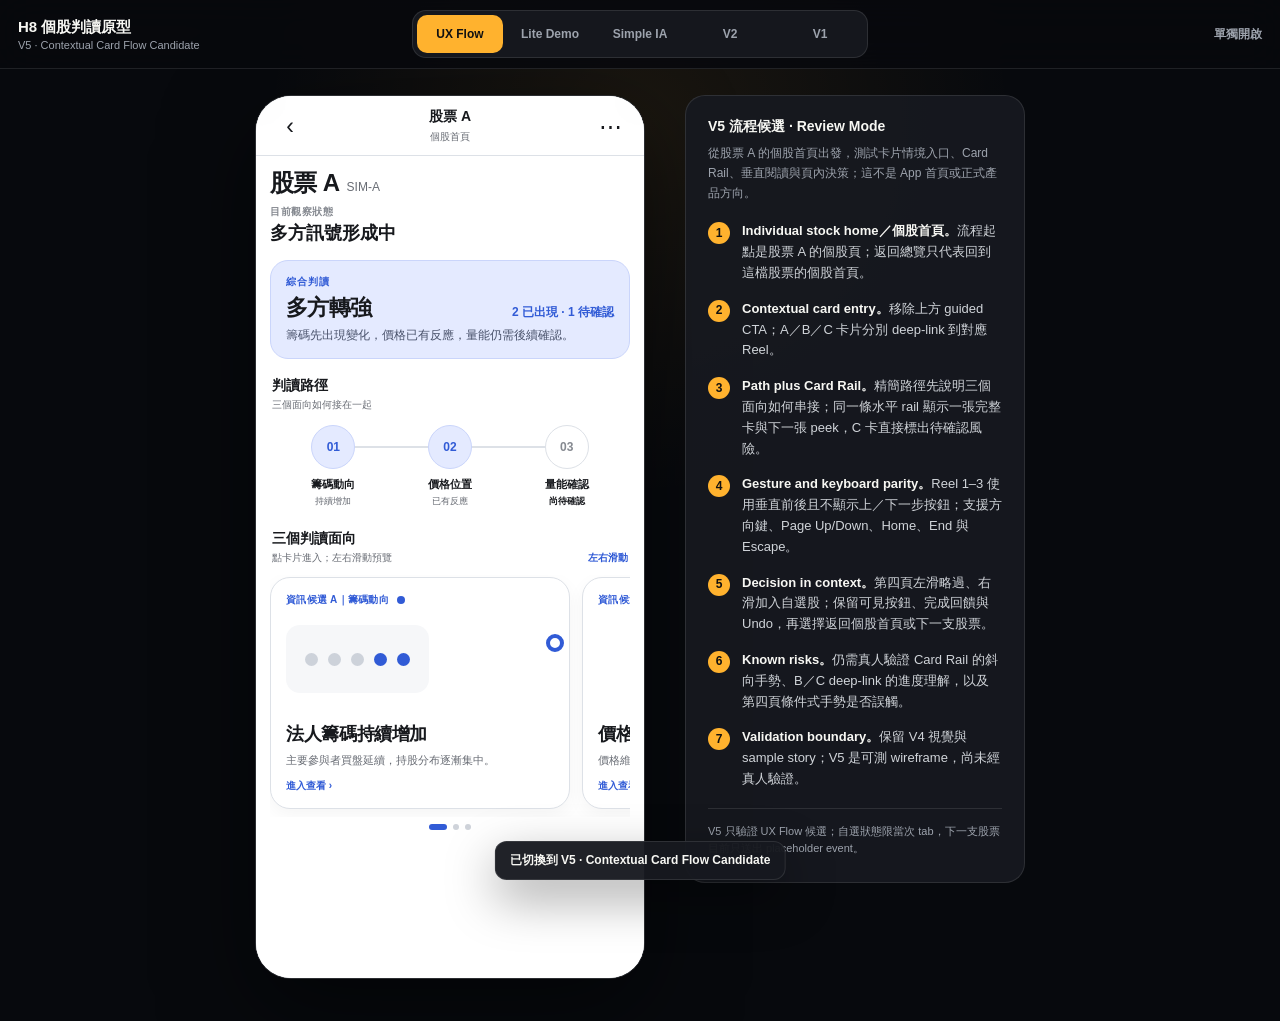
<file: index.html>
<!doctype html>
<html lang="zh-Hant">
<head>
  <meta charset="utf-8">
  <meta name="viewport" content="width=device-width, initial-scale=1, viewport-fit=cover">
  <meta name="color-scheme" content="dark">
  <title>H8 圖像型個股頁｜互動 Prototype</title>
  <link rel="icon" href="favicon.svg" type="image/svg+xml">
  <link rel="stylesheet" href="prototype-host.css">
</head>
<body>
  <main class="prototype-host">
    <header class="prototype-toolbar">
      <div class="prototype-title">
        <strong>H8 個股判讀原型</strong>
        <span id="versionMapping">V5 · Contextual Card Flow Candidate</span>
      </div>

      <nav class="version-switch" aria-label="切換設計版本">
        <button type="button" data-version="v5" aria-pressed="true">UX Flow</button>
        <button type="button" data-version="v4" aria-pressed="false">Lite Demo</button>
        <button type="button" data-version="v3" aria-pressed="false">Simple IA</button>
        <button type="button" data-version="v2" aria-pressed="false">V2</button>
        <button type="button" data-version="v1" aria-pressed="false">V1</button>
      </nav>

      <a class="direct-link" id="directLink" href="versions/version-neutral-light-v5.html" target="_blank" rel="noreferrer">
        單獨開啟
      </a>
    </header>

    <section class="prototype-stage" aria-label="H8 Prototype 預覽">
      <div class="stage-inner">
        <div class="phone-frame">
          <iframe
            id="prototypeFrame"
            src="versions/version-neutral-light-v5.html"
            title="H8 Contextual Card Flow Candidate"
            loading="eager"
          ></iframe>
        </div>

        <aside class="annotations" aria-label="設計註解（僅桌機檢視）">
          <div class="anno-head" id="annotationTitle">設計註解 · 桌機檢視</div>
          <p class="anno-sub" id="annotationSummary">這些說明只在電腦寬螢幕出現；手機開啟時看不到，維持乾淨的 App 體驗。</p>
          <ol class="anno-list" id="annotationList"></ol>
          <p class="anno-foot" id="annotationFoot"></p>
        </aside>
      </div>
    </section>

    <div class="host-toast" id="hostToast" role="status" aria-live="polite"></div>
  </main>
  <script src="prototype-host.js"></script>
</body>
</html>
</file>
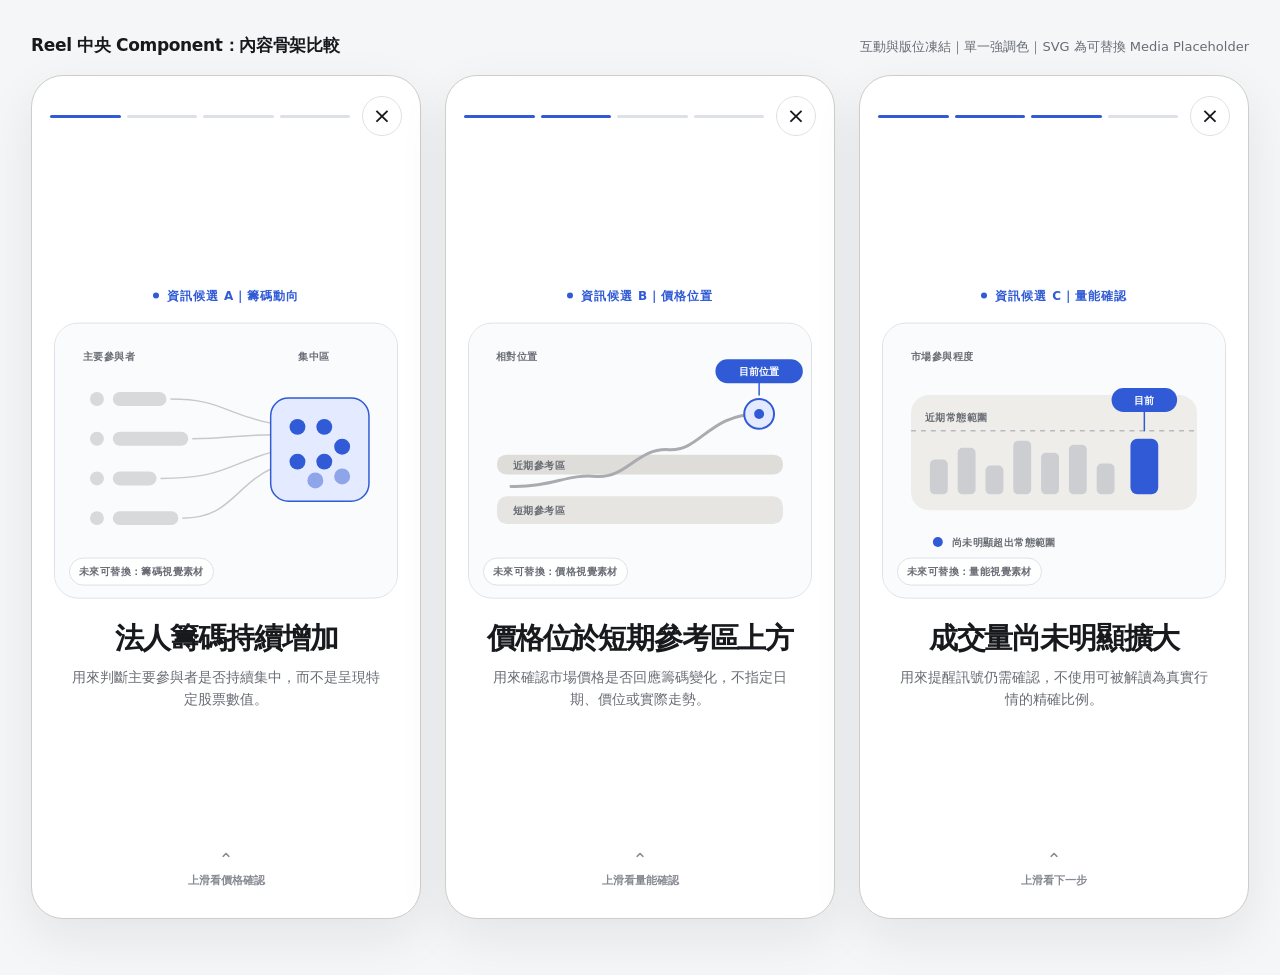
<file: versions/context-component-demo.html>
<!doctype html>
<html lang="zh-Hant">
<head>
  <meta charset="utf-8">
  <meta name="viewport" content="width=device-width, initial-scale=1">
  <link rel="icon" href="../favicon.svg" type="image/svg+xml">
  <title>Reel Content Component Demo</title>
  <style>
    :root {
      --paper: #f4f6f8;
      --surface: #ffffff;
      --ink: #17191d;
      --muted: #686c74;
      --line: #dde1e7;
      --soft: #f0f2f5;
      --accent: #315bd6;
      --accent-soft: #e4eaff;
    }

    * { box-sizing: border-box; }

    html { background: var(--paper); }

    body {
      margin: 0;
      min-width: 320px;
      color: var(--ink);
      background: var(--paper);
      font-family: Inter, ui-sans-serif, system-ui, -apple-system, BlinkMacSystemFont, "SF Pro Display", "Noto Sans TC", sans-serif;
      -webkit-font-smoothing: antialiased;
    }

    .review-note {
      width: min(1218px, calc(100% - 40px));
      margin: 34px auto 18px;
      display: flex;
      align-items: baseline;
      justify-content: space-between;
      gap: 24px;
    }

    .review-note h1 {
      margin: 0;
      font-size: 17px;
      letter-spacing: -.02em;
    }

    .review-note p {
      margin: 0;
      color: var(--muted);
      font-size: 13px;
    }

    .comparison {
      width: min(1218px, calc(100% - 40px));
      margin: 0 auto 56px;
      display: grid;
      grid-template-columns: repeat(3, minmax(0, 390px));
      justify-content: center;
      gap: 24px;
    }

    .phone {
      position: relative;
      width: 100%;
      aspect-ratio: 390 / 844;
      overflow: hidden;
      border: 1px solid #cecdc8;
      border-radius: 32px;
      background: var(--surface);
      box-shadow: 0 18px 50px rgba(25, 27, 31, .08);
    }

    .reel-top {
      position: absolute;
      z-index: 3;
      top: 20px;
      left: 18px;
      right: 18px;
      display: flex;
      align-items: center;
      gap: 12px;
    }

    .segments {
      flex: 1;
      display: grid;
      grid-template-columns: repeat(4, 1fr);
      gap: 6px;
    }

    .segment {
      height: 3px;
      border-radius: 999px;
      background: var(--line);
    }

    .segment.is-on { background: var(--accent); }

    .close {
      width: 40px;
      height: 40px;
      display: grid;
      place-items: center;
      border: 1px solid var(--line);
      border-radius: 50%;
      background: rgba(255, 255, 255, .92);
      font-size: 22px;
      font-weight: 300;
      line-height: 1;
    }

    .content-component {
      position: absolute;
      left: 22px;
      right: 22px;
      top: 50%;
      transform: translateY(-50%);
      text-align: center;
    }

    .candidate {
      display: inline-flex;
      align-items: center;
      gap: 8px;
      margin-bottom: 18px;
      color: var(--accent);
      font-size: 12px;
      font-weight: 800;
      letter-spacing: .08em;
    }

    .candidate::before {
      content: "";
      width: 6px;
      height: 6px;
      border-radius: 50%;
      background: currentColor;
    }

    .media-slot {
      position: relative;
      height: 276px;
      overflow: hidden;
      border: 1px solid var(--line);
      border-radius: 24px;
      background: #fafbfc;
    }

    .media-slot svg {
      display: block;
      width: 100%;
      height: 100%;
    }

    .slot-label {
      position: absolute;
      left: 14px;
      bottom: 12px;
      padding: 6px 9px;
      border: 1px solid var(--line);
      border-radius: 999px;
      color: var(--muted);
      background: rgba(255, 255, 255, .9);
      font-size: 10px;
      font-weight: 700;
      letter-spacing: .04em;
    }

    h2 {
      margin: 22px 0 0;
      font-size: clamp(24px, 6.7vw, 29px);
      line-height: 1.24;
      letter-spacing: -.04em;
    }

    .explanation {
      max-width: 320px;
      margin: 11px auto 0;
      color: var(--muted);
      font-size: 14px;
      line-height: 1.55;
    }

    .next-hint {
      position: absolute;
      left: 0;
      right: 0;
      bottom: 30px;
      display: grid;
      justify-items: center;
      gap: 4px;
      color: #858990;
      font-size: 11px;
      font-weight: 700;
    }

    .next-hint span:first-child {
      font-size: 18px;
      font-weight: 400;
      line-height: 1;
    }

    .diagram-label {
      fill: var(--muted);
      font-family: inherit;
      font-size: 10px;
      font-weight: 700;
      letter-spacing: .04em;
    }

    @media (max-width: 920px) {
      .review-note {
        width: min(390px, calc(100% - 28px));
        align-items: flex-start;
        flex-direction: column;
        gap: 4px;
      }

      .comparison {
        width: min(390px, calc(100% - 28px));
        grid-template-columns: 1fr;
      }
    }

    @media (max-width: 430px) {
      .review-note { margin-top: 20px; }
      .comparison { gap: 16px; }
      .phone { border-radius: 24px; }
    }
  </style>
</head>
<body>
  <header class="review-note">
    <h1>Reel 中央 Component：內容骨架比較</h1>
    <p>互動與版位凍結｜單一強調色｜SVG 為可替換 Media Placeholder</p>
  </header>

  <main class="comparison">
    <article class="phone" aria-labelledby="signal-a-title">
      <div class="reel-top" aria-hidden="true">
        <div class="segments"><span class="segment is-on"></span><span class="segment"></span><span class="segment"></span><span class="segment"></span></div>
        <span class="close">×</span>
      </div>

      <section class="content-component">
        <div class="candidate">資訊候選 A｜籌碼動向</div>
        <div class="media-slot" role="img" aria-label="主要參與者由分散轉為集中的抽象資料骨架">
          <svg viewBox="0 0 344 276" aria-hidden="true">
            <rect width="344" height="276" fill="#fafbfc"/>
            <text class="diagram-label" x="28" y="37">主要參與者</text>
            <text class="diagram-label" x="245" y="37">集中區</text>

            <g fill="#d8d9db">
              <circle cx="42" cy="76" r="7"/><circle cx="42" cy="116" r="7"/><circle cx="42" cy="156" r="7"/><circle cx="42" cy="196" r="7"/>
              <rect x="58" y="69" width="54" height="14" rx="7"/><rect x="58" y="109" width="76" height="14" rx="7"/>
              <rect x="58" y="149" width="44" height="14" rx="7"/><rect x="58" y="189" width="66" height="14" rx="7"/>
            </g>

            <g fill="none" stroke="#c8c9cc" stroke-width="1.5">
              <path d="M116 76 C168 76 169 91 220 101"/><path d="M138 116 C177 116 179 112 220 112"/>
              <path d="M106 156 C170 156 172 142 220 129"/><path d="M128 196 C177 196 179 164 220 145"/>
            </g>

            <rect x="217" y="75" width="99" height="104" rx="18" fill="#e4eaff" stroke="#315bd6" stroke-width="1.5"/>
            <g fill="#315bd6">
              <circle cx="244" cy="104" r="8"/><circle cx="271" cy="104" r="8"/><circle cx="289" cy="124" r="8"/>
              <circle cx="244" cy="139" r="8"/><circle cx="271" cy="139" r="8"/>
            </g>
            <g fill="#8ea5ea">
              <circle cx="289" cy="154" r="8"/><circle cx="262" cy="158" r="8"/>
            </g>
          </svg>
          <span class="slot-label">未來可替換：籌碼視覺素材</span>
        </div>
        <h2 id="signal-a-title">法人籌碼持續增加</h2>
        <p class="explanation">用來判斷主要參與者是否持續集中，而不是呈現特定股票數值。</p>
      </section>

      <div class="next-hint" aria-hidden="true"><span>⌃</span><span>上滑看價格確認</span></div>
    </article>

    <article class="phone" aria-labelledby="signal-b-title">
      <div class="reel-top" aria-hidden="true">
        <div class="segments"><span class="segment is-on"></span><span class="segment is-on"></span><span class="segment"></span><span class="segment"></span></div>
        <span class="close">×</span>
      </div>

      <section class="content-component">
        <div class="candidate">資訊候選 B｜價格位置</div>
        <div class="media-slot" role="img" aria-label="目前價格位置高於兩段短期參考區的抽象資料骨架">
          <svg viewBox="0 0 344 276" aria-hidden="true">
            <rect width="344" height="276" fill="#fafbfc"/>
            <text class="diagram-label" x="27" y="37">相對位置</text>

            <rect x="28" y="174" width="288" height="28" rx="10" fill="#e6e5e1"/>
            <rect x="28" y="132" width="288" height="20" rx="9" fill="#deddd9"/>
            <text class="diagram-label" x="44" y="192">短期參考區</text>
            <text class="diagram-label" x="44" y="146">近期參考區</text>

            <path d="M42 164 C83 165 99 151 128 154 C159 156 169 125 201 127 C233 129 241 91 292 91" fill="none" stroke="#a9abb0" stroke-width="3" stroke-linecap="round" stroke-linejoin="round"/>
            <circle cx="292" cy="91" r="15" fill="#e4eaff" stroke="#315bd6" stroke-width="2"/>
            <circle cx="292" cy="91" r="5" fill="#315bd6"/>
            <path d="M292 72 V58" stroke="#315bd6" stroke-width="1.5" stroke-linecap="round"/>
            <rect x="248" y="36" width="88" height="24" rx="12" fill="#315bd6"/>
            <text x="292" y="52" text-anchor="middle" fill="#fff" font-size="10" font-weight="800">目前位置</text>
          </svg>
          <span class="slot-label">未來可替換：價格視覺素材</span>
        </div>
        <h2 id="signal-b-title">價格位於短期參考區上方</h2>
        <p class="explanation">用來確認市場價格是否回應籌碼變化，不指定日期、價位或實際走勢。</p>
      </section>

      <div class="next-hint" aria-hidden="true"><span>⌃</span><span>上滑看量能確認</span></div>
    </article>

    <article class="phone" aria-labelledby="signal-c-title">
      <div class="reel-top" aria-hidden="true">
        <div class="segments"><span class="segment is-on"></span><span class="segment is-on"></span><span class="segment is-on"></span><span class="segment"></span></div>
        <span class="close">×</span>
      </div>

      <section class="content-component">
        <div class="candidate">資訊候選 C｜量能確認</div>
        <div class="media-slot" role="img" aria-label="目前市場參與程度尚未超出近期常態範圍的抽象資料骨架">
          <svg viewBox="0 0 344 276" aria-hidden="true">
            <rect width="344" height="276" fill="#fafbfc"/>
            <text class="diagram-label" x="28" y="37">市場參與程度</text>

            <rect x="28" y="72" width="288" height="116" rx="18" fill="#eeede9"/>
            <path d="M28 108 H316" stroke="#b8bac0" stroke-width="1.5" stroke-dasharray="5 5"/>
            <text class="diagram-label" x="42" y="98">近期常態範圍</text>

            <g fill="#ccced2">
              <rect x="47" y="137" width="18" height="35" rx="5"/><rect x="75" y="125" width="18" height="47" rx="5"/>
              <rect x="103" y="143" width="18" height="29" rx="5"/><rect x="131" y="118" width="18" height="54" rx="5"/>
              <rect x="159" y="130" width="18" height="42" rx="5"/><rect x="187" y="122" width="18" height="50" rx="5"/>
              <rect x="215" y="141" width="18" height="31" rx="5"/>
            </g>
            <rect x="249" y="116" width="28" height="56" rx="7" fill="#315bd6"/>
            <path d="M263 108 V88" stroke="#315bd6" stroke-width="1.5" stroke-linecap="round"/>
            <rect x="230" y="65" width="66" height="24" rx="12" fill="#315bd6"/>
            <text x="263" y="81" text-anchor="middle" fill="#fff" font-size="10" font-weight="800">目前</text>

            <circle cx="55" cy="220" r="5" fill="#315bd6"/>
            <text class="diagram-label" x="69" y="224">尚未明顯超出常態範圍</text>
          </svg>
          <span class="slot-label">未來可替換：量能視覺素材</span>
        </div>
        <h2 id="signal-c-title">成交量尚未明顯擴大</h2>
        <p class="explanation">用來提醒訊號仍需確認，不使用可被解讀為真實行情的精確比例。</p>
      </section>

      <div class="next-hint" aria-hidden="true"><span>⌃</span><span>上滑看下一步</span></div>
    </article>
  </main>
</body>
</html>
</file>
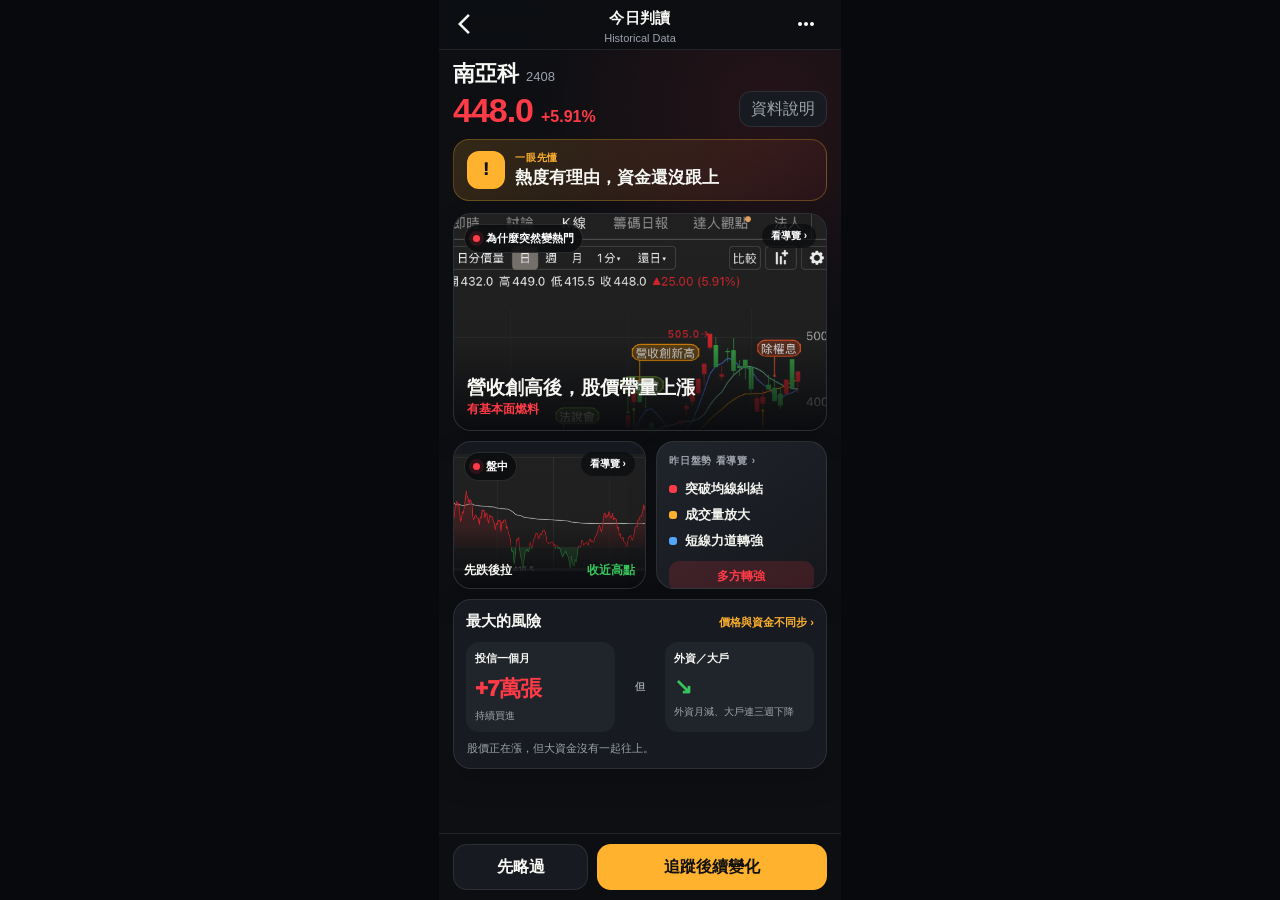
<file: versions/version-1.2.html>
<!DOCTYPE html>

<html lang="zh-Hant" style="height: auto !important; overflow: visible !important;"><head><link rel="icon" href="../favicon.svg" type="image/svg+xml"><link href="https://fonts.googleapis.com/css2?family=Material+Symbols+Outlined:wght,FILL@100..700,0..1&amp;display=swap" rel="stylesheet"/>
<meta charset="utf-8"/>
<meta content="width=device-width, initial-scale=1, viewport-fit=cover" name="viewport"/>
<meta content="dark" name="color-scheme"/>
<title>H8-圖像型個股頁-baseline</title>
<style>
    :root {
      --bg: #0d0f13;
      --surface: #171a20;
      --surface-2: #20242b;
      --line: rgba(255,255,255,.09);
      --text: #f7f7f3;
      --muted: #9da3ad;
      --red: #ff3b47;
      --red-soft: rgba(255,59,71,.16);
      --green: #35c55b;
      --green-soft: rgba(53,197,91,.14);
      --amber: #ffb22e;
      --blue: #52a8ff;
      --ease-out: cubic-bezier(.23,1,.32,1);
    }

    * { box-sizing: border-box; }
    html, body { margin: 0; min-height: 100%; background: #08090c; }
    body {
      color: var(--text);
      font-family: -apple-system, BlinkMacSystemFont, "PingFang TC", "Noto Sans TC", sans-serif;
      display: grid;
      place-items: start center;
    }
    button { font: inherit; }
    button:focus-visible { outline: 3px solid rgba(82,168,255,.55); outline-offset: 2px; }

    .app {
      width: min(100%, 402px);
      min-height: 100dvh;
      position: relative;
      overflow: hidden;
      background:
        radial-gradient(circle at 82% 12%, rgba(255,59,71,.10), transparent 28%),
        var(--bg);
    }

    .topbar {
      height: 50px;
      padding: max(8px, env(safe-area-inset-top)) 12px 6px;
      display: grid;
      grid-template-columns: 42px 1fr 42px;
      align-items: center;
      border-bottom: 1px solid var(--line);
      background: rgba(13,15,19,.92);
      backdrop-filter: blur(18px);
    }
    .icon-btn {
      width: 38px;
      height: 38px;
      border: 0;
      border-radius: 12px;
      color: var(--text);
      background: transparent;
      font-size: 24px;
      cursor: pointer;
      transition: transform 140ms var(--ease-out), background-color 160ms ease;
    }
    .icon-btn:active, .source-btn:active, .track-btn:active { transform: scale(.97); }
    .top-title { text-align: center; }
    .top-title strong { display: block; font-size: 15px; letter-spacing: .02em; }
    .top-title span { color: var(--muted); font-size: 11px; }

    main { padding: 13px 14px 92px; }
    .stock-head { display: flex; align-items: flex-end; justify-content: space-between; gap: 10px; }
    .stock-id { display: flex; align-items: baseline; gap: 7px; }
    .stock-id h1 { margin: 0; font-size: 22px; line-height: 1; }
    .stock-id span { color: var(--muted); font-size: 13px; }
    .price { margin-top: 8px; display: flex; align-items: baseline; gap: 8px; color: var(--red); }
    .price strong { font-size: 34px; line-height: 1; letter-spacing: -.03em; }
    .price span { font-size: 16px; font-weight: 800; }
    .source-btn {
      min-height: 36px;
      padding: 0 11px;
      border: 1px solid var(--line);
      border-radius: 12px;
      color: var(--muted);
      background: var(--surface);
      cursor: pointer;
      transition: transform 140ms var(--ease-out), border-color 160ms ease, color 160ms ease;
    }

    .verdict {
      margin: 12px 0;
      padding: 11px 13px;
      display: flex;
      align-items: center;
      gap: 10px;
      border: 1px solid rgba(255,178,46,.28);
      border-radius: 16px;
      background: linear-gradient(135deg, rgba(255,178,46,.16), rgba(255,59,71,.07));
    }
    .verdict-mark {
      flex: 0 0 auto;
      width: 38px;
      height: 38px;
      display: grid;
      place-items: center;
      border-radius: 12px;
      color: #111;
      background: var(--amber);
      font-weight: 950;
    }
    .verdict small { display: block; margin-bottom: 2px; color: var(--amber); font-size: 10px; font-weight: 850; letter-spacing: .08em; }
    .verdict strong { display: block; font-size: 17px; line-height: 1.25; }

    .visual-card {
      position: relative;
      overflow: hidden;
      border: 1px solid var(--line);
      border-radius: 18px;
      background: var(--surface);
      box-shadow: 0 12px 30px rgba(0,0,0,.16);
    }
    .visual-label {
      position: absolute;
      z-index: 2;
      top: 10px;
      left: 10px;
      display: inline-flex;
      align-items: center;
      gap: 6px;
      padding: 6px 8px;
      border: 1px solid rgba(255,255,255,.12);
      border-radius: 999px;
      background: rgba(9,10,13,.80);
      backdrop-filter: blur(10px);
      color: #fff;
      font-size: 11px;
      font-weight: 850;
    }
    .dot { width: 7px; height: 7px; border-radius: 999px; background: var(--red); box-shadow: 0 0 0 4px rgba(255,59,71,.13); }

    .hero-visual { height: 218px; }
    .crop {
      position: absolute;
      inset: 0;
      background-repeat: no-repeat;
      filter: saturate(.94) contrast(1.03);
    }
    .crop-k {
      background-image: url('../assets/2408-03-kline.png');
      background-size: 108% auto;
      background-position: center -230px;
    }
    .crop-intraday {
      background-image: url('../assets/2408-01-intraday-line.png');
      background-size: 160% auto;
      background-position: center 40%;
    }
    .hero-visual::after, .minute-card::after {
      content: "";
      position: absolute;
      inset: 0;
      pointer-events: none;
      background: linear-gradient(180deg, rgba(10,11,14,.08) 20%, rgba(10,11,14,.13) 58%, rgba(10,11,14,.96) 100%);
    }
    .hero-copy {
      position: absolute;
      z-index: 2;
      left: 13px;
      right: 13px;
      bottom: 12px;
      display: flex;
      align-items: flex-end;
      justify-content: space-between;
      gap: 10px;
    }
    .hero-copy strong { display: block; max-width: 230px; font-size: 19px; line-height: 1.22; }
    .hero-copy span { flex: 0 0 auto; color: var(--red); font-size: 12px; font-weight: 850; }

    .two-up { margin-top: 10px; display: grid; grid-template-columns: 1.06fr .94fr; gap: 10px; }
    .minute-card, .yesterday-card { height: 148px; }
    .minute-copy {
      position: absolute;
      z-index: 2;
      left: 10px;
      right: 10px;
      bottom: 9px;
      display: flex;
      align-items: center;
      justify-content: space-between;
      gap: 8px;
      font-size: 12px;
      font-weight: 850;
    }
    .minute-copy span { color: var(--green); }

    .yesterday-card { padding: 12px; background: linear-gradient(145deg, #20242b, #15171c); }
    .yesterday-card .kicker { margin: 0 0 12px; color: var(--muted); font-size: 10px; font-weight: 850; letter-spacing: .08em; }
    .signal-list { display: grid; gap: 8px; }
    .signal {
      display: grid;
      grid-template-columns: 8px 1fr;
      align-items: center;
      gap: 8px;
      color: #f4f4ef;
      font-size: 13px;
      font-weight: 760;
    }
    .signal i { width: 8px; height: 8px; border-radius: 3px; background: var(--red); }
    .signal:nth-child(2) i { background: var(--amber); }
    .signal:nth-child(3) i { background: var(--blue); }
    .state-pill {
      margin-top: 11px;
      padding: 7px 9px;
      border-radius: 10px;
      color: var(--red);
      background: var(--red-soft);
      font-size: 12px;
      font-weight: 900;
      text-align: center;
    }

    .fund-card { margin-top: 10px; padding: 12px; }
    .card-title { display: flex; align-items: baseline; justify-content: space-between; gap: 12px; }
    .card-title strong { font-size: 15px; }
    .card-title span { color: var(--amber); font-size: 11px; font-weight: 850; }
    .divergence { margin-top: 11px; display: grid; grid-template-columns: 1fr 34px 1fr; align-items: stretch; gap: 8px; }
    .money-side {
      min-height: 88px;
      padding: 9px;
      border-radius: 13px;
      background: var(--surface-2);
    }
    .money-side b { display: block; margin-bottom: 8px; font-size: 11px; }
    .money-side em { display: block; font-style: normal; font-size: 22px; font-weight: 920; letter-spacing: -.03em; }
    .money-side small { display: block; margin-top: 5px; color: var(--muted); font-size: 10px; line-height: 1.35; }
    .money-side.buy em { color: var(--red); }
    .money-side.sell em { color: var(--green); }
    .vs {
      display: grid;
      place-items: center;
      color: var(--muted);
      font-size: 10px;
      font-weight: 900;
    }
    .fund-note { margin: 9px 1px 0; color: var(--muted); font-size: 11px; line-height: 1.45; }

    .bottom-action {
      position: fixed;
      z-index: 5;
      left: 50%;
      bottom: 0;
      width: min(100%, 402px);
      padding: 10px 14px calc(10px + env(safe-area-inset-bottom));
      display: grid;
      grid-template-columns: 1fr 1.7fr;
      gap: 9px;
      transform: translateX(-50%);
      border-top: 1px solid var(--line);
      background: rgba(13,15,19,.91);
      backdrop-filter: blur(18px);
    }
    .bottom-action button {
      min-height: 46px;
      border-radius: 14px;
      font-weight: 850;
      cursor: pointer;
      transition: transform 150ms var(--ease-out), background-color 160ms ease;
    }
    .ghost-btn { border: 1px solid var(--line); color: var(--text); background: var(--surface); }
    .track-btn { border: 0; color: #111; background: var(--amber); }

    dialog {
      width: min(calc(100% - 28px), 374px);
      padding: 0;
      border: 1px solid var(--line);
      border-radius: 20px;
      color: var(--text);
      background: #181b20;
      box-shadow: 0 28px 80px rgba(0,0,0,.55);
    }
    dialog::backdrop { background: rgba(0,0,0,.68); backdrop-filter: blur(3px); }
    .dialog-head { padding: 14px 15px; display: flex; align-items: center; justify-content: space-between; border-bottom: 1px solid var(--line); }
    .dialog-head strong { font-size: 15px; }
    .dialog-close { border: 0; color: var(--muted); background: transparent; font-size: 22px; cursor: pointer; }
    .dialog-body { padding: 15px; color: #c2c5cb; font-size: 12px; line-height: 1.65; }
    .dialog-body code { color: #f0c16d; word-break: break-all; font-size: 10px; }

    [data-open-reels] { cursor: pointer; }
    .visual-card[data-open-reels]:active { transform: scale(.99); transition: transform 150ms var(--ease-out); }
    .go-hint { position: absolute; z-index: 2; right: 10px; top: 10px; padding: 5px 9px; border-radius: 999px; background: rgba(9,10,13,.7); color: #fff; font-size: 10px; font-weight: 700; }
    .kicker .go, .card-title .go { color: var(--muted); font-weight: 700; font-size: 10px; }

    @media (hover: hover) and (pointer: fine) {
      .icon-btn:hover, .source-btn:hover, .ghost-btn:hover { background: var(--surface-2); }
    }
    @media (max-width: 370px) {
      .hero-copy strong { max-width: none; }
      .hero-copy span { display: none; }
      .signal { font-size: 12px; }
    }
    @media (prefers-reduced-motion: reduce) {
      *, *::before, *::after { scroll-behavior: auto !important; transition-duration: 1ms !important; }
    }
  </style>
</head>
<body style="height: auto !important; overflow: visible !important;">
<div class="app">
<header class="topbar"><button aria-label="返回" class="icon-btn" type="button"><span class="material-symbols-outlined">arrow_back_ios</span></button><div class="top-title"><strong class="text-sm font-semibold tracking-tight">今日判讀</strong><span class="text-[10px] opacity-60 uppercase tracking-widest">Historical Data</span></div><button aria-label="更多" class="icon-btn" type="button"><span class="material-symbols-outlined">more_horiz</span></button></header>
<main>
<section aria-label="南亞科股價摘要" class="stock-head"><div><div class="stock-id"><h1 class="text-2xl font-bold tracking-tight">南亞科</h1><span class="text-muted ml-1">2408</span></div><div class="price flex items-baseline gap-2 mt-1"><strong class="text-4xl font-black tracking-tighter text-red">448.0</strong><span class="text-lg font-bold text-red">+5.91%</span></div></div><button class="source-btn text-xs font-medium px-3 py-1.5 rounded-full border border-white/10 bg-white/5" id="sourceButton" type="button">資料說明</button></section>
<section aria-label="一句話判讀" class="verdict"><div class="verdict-mark w-10 h-10 flex items-center justify-center rounded-xl bg-amber text-black font-black text-xl">!</div><div class="flex flex-col justify-center"><small class="text-[10px] font-black text-amber uppercase tracking-widest mb-0.5">一眼先懂</small><strong class="text-lg leading-tight font-bold">熱度有理由，資金還沒跟上</strong></div></section>
<section aria-label="南亞科三個月 K 線與事件，點看圖解導覽" class="visual-card hero-visual" data-open-reels data-reel-target="1" role="button" tabindex="0">
<div aria-hidden="true" class="crop crop-k"></div>
<div class="visual-label"><span class="dot"></span>為什麼突然變熱門</div>
<div class="go-hint">看導覽 ›</div>
<div class="hero-copy"><div class="flex flex-col gap-1"><strong class="text-xl font-bold leading-tight drop-shadow-md">營收創高後，股價帶量上漲</strong><span class="text-xs font-bold text-red/90">有基本面燃料</span></div></div>
</section>
<div class="two-up">
<section aria-label="南亞科盤中走勢，點看圖解導覽" class="visual-card minute-card" data-open-reels data-reel-target="0" role="button" tabindex="0">
<div aria-hidden="true" class="crop crop-intraday"></div>
<div class="visual-label"><span class="dot"></span>盤中</div>
<div class="go-hint">看導覽 ›</div>
<div class="minute-copy"><strong>先跌後拉</strong><span>收近高點</span></div>
</section>
<section aria-label="昨日盤勢分析，點看圖解導覽" class="visual-card yesterday-card" data-open-reels data-reel-target="1" role="button" tabindex="0">
<p class="kicker">昨日盤勢 <span class="go">看導覽 ›</span></p>
<div class="signal-list">
<div class="signal"><i></i><span>突破均線糾結</span></div>
<div class="signal"><i></i><span>成交量放大</span></div>
<div class="signal"><i></i><span>短線力道轉強</span></div>
</div>
<div class="state-pill">多方轉強</div>
</section>
</div>
<section aria-label="籌碼與資金分歧，點看圖解導覽" class="visual-card fund-card" data-open-reels data-reel-target="2" role="button" tabindex="0">
<div class="card-title"><strong>最大的風險</strong><span>價格與資金不同步 ›</span></div>
<div class="divergence"><div class="money-side buy flex flex-col justify-between p-3 rounded-2xl bg-white/5 border border-white/5"><div class="flex flex-col"><b>投信一個月</b><em class="text-2xl font-black text-red">+7萬張</em></div><small class="text-[10px] text-muted mt-2">持續買進</small></div><div class="vs flex items-center justify-center text-[10px] font-black text-muted">但</div><div class="money-side sell flex flex-col justify-between p-3 rounded-2xl bg-white/5 border border-white/5"><div class="flex flex-col"><b>外資／大戶</b><em class="text-2xl font-black text-green">↘</em></div><small class="text-[10px] text-muted mt-2">外資月減、大戶連三週下降</small></div></div>
<p class="fund-note">股價正在漲，但大資金沒有一起往上。</p>
</section>
</main>
<footer class="bottom-action"><button class="ghost-btn border border-white/10 bg-white/5 rounded-2xl font-bold text-sm" type="button">先略過</button><button class="track-btn bg-amber text-black rounded-2xl font-black text-sm shadow-lg shadow-amber/20" type="button">追蹤後續變化</button></footer>
</div>
<dialog aria-labelledby="sourceTitle" id="sourceDialog">
<div class="dialog-head"><strong id="sourceTitle">資料來源與限制</strong><button aria-label="關閉" class="dialog-close" type="button">×</button></div>
<div class="dialog-body">
      南亞科 2408，2026/07/14 收盤後歷史資料。圖表直接取自籌碼K線 App 個股頁截圖，未用生成式圖片改造數據。<br/><br/>
      來源：K 線、即時、主力頁截圖（2026/07/14）。<br/><br/>
      本頁為 H8 圖像型 Wireframe，示範材料、非投資建議，不代表假設 8 已成立。
    </div>
</dialog>
<script data-version="1.2" src="../prototype-controller.js"></script>
<script src="../reels.js"></script>
</body></html>
</file>
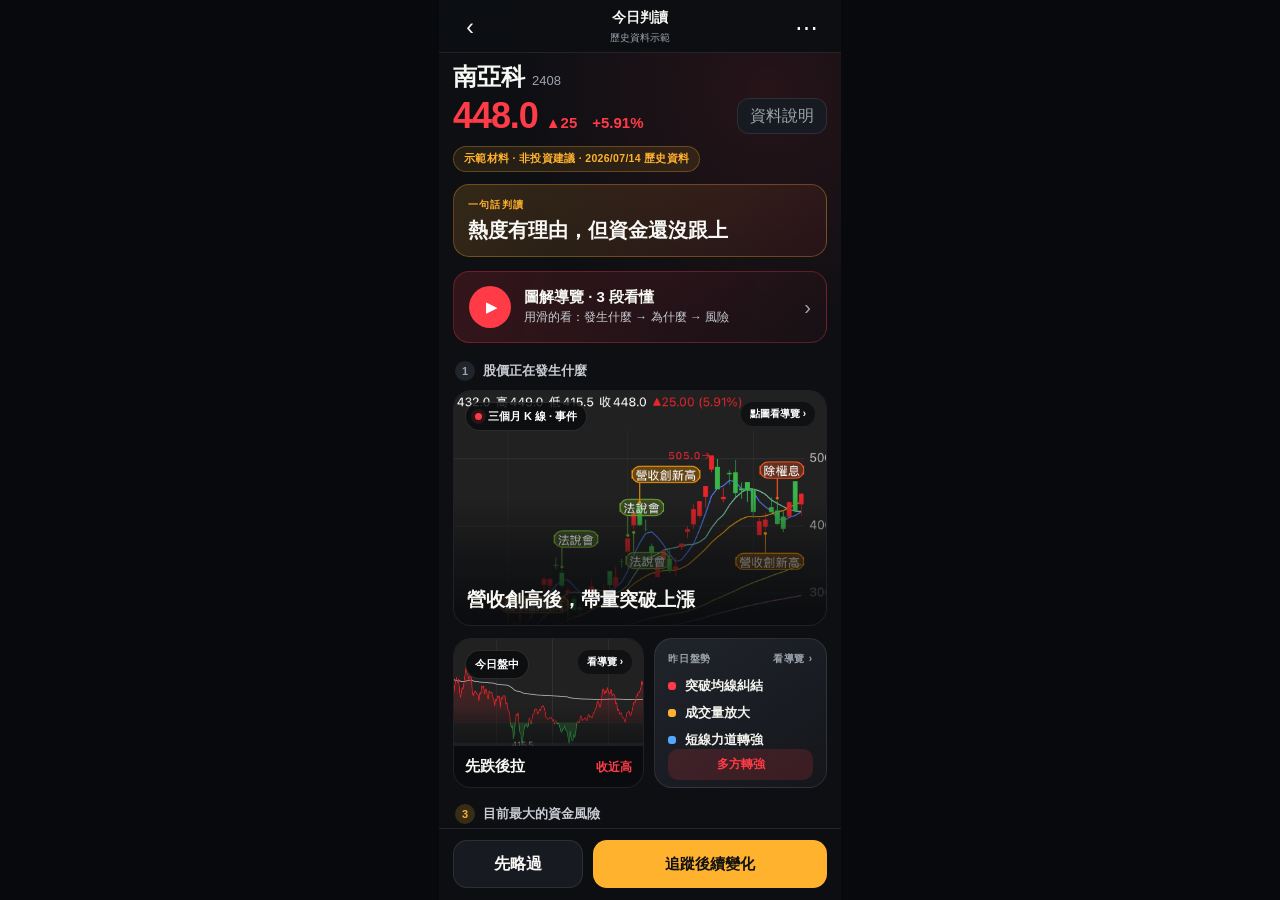
<file: versions/version-1.3.html>
<!doctype html>
<html lang="zh-Hant">
<head>
  <meta charset="utf-8">
  <meta name="viewport" content="width=device-width, initial-scale=1, maximum-scale=1, user-scalable=no, viewport-fit=cover">
  <meta name="color-scheme" content="dark">
  <title>今日判讀 - 南亞科（圖解導覽）</title>
  <link rel="icon" href="../favicon.svg" type="image/svg+xml">
  <style>
    :root {
      --bg: #0d0f13;
      --surface: #171a20;
      --surface-2: #20242b;
      --line: rgba(255,255,255,.09);
      --text: #f7f7f3;
      --muted: #9da3ad;
      --red: #ff3b47;
      --green: #35c55b;
      --amber: #ffb22e;
      --blue: #52a8ff;
      --ease-out: cubic-bezier(.23,1,.32,1);
    }
    * { box-sizing: border-box; }
    html, body { margin: 0; height: 100%; background: #08090c; }
    body {
      color: var(--text);
      font-family: -apple-system, BlinkMacSystemFont, "PingFang TC", "Noto Sans TC", sans-serif;
      -webkit-font-smoothing: antialiased;
    }
    button { font: inherit; color: inherit; }
    :focus-visible { outline: 3px solid rgba(82,168,255,.55); outline-offset: 2px; }

    /* ===== 手機外殼／總覽 A ===== */
    .app {
      position: relative;
      width: min(100%, 402px);
      margin-inline: auto;
      height: 100dvh;
      display: flex;
      flex-direction: column;
      overflow: hidden;
      background:
        radial-gradient(circle at 82% 10%, rgba(255,59,71,.10), transparent 30%),
        var(--bg);
    }
    .topbar {
      flex: 0 0 auto;
      padding: max(8px, env(safe-area-inset-top)) 12px 6px;
      display: grid;
      grid-template-columns: 42px 1fr 42px;
      align-items: center;
      border-bottom: 1px solid var(--line);
      background: rgba(13,15,19,.92);
      backdrop-filter: blur(16px);
    }
    .icon-btn {
      width: 38px; height: 38px;
      border: 0; border-radius: 12px;
      background: transparent; font-size: 23px; cursor: pointer;
      transition: transform 140ms var(--ease-out), background-color 160ms ease;
    }
    .icon-btn:active { transform: scale(.9); background: var(--surface-2); }
    .top-title { text-align: center; }
    .top-title strong { display: block; font-size: 14px; }
    .top-title span { color: var(--muted); font-size: 10px; }

    main {
      flex: 1 1 auto;
      overflow-y: auto;
      -webkit-overflow-scrolling: touch;
      padding: 12px 14px 18px;
    }

    .stock-head { display: flex; align-items: flex-end; justify-content: space-between; gap: 10px; }
    .stock-id { display: flex; align-items: baseline; gap: 7px; }
    .stock-id h1 { margin: 0; font-size: 24px; line-height: 1; }
    .stock-id span { color: var(--muted); font-size: 13px; }
    .price { margin-top: 9px; display: flex; align-items: baseline; gap: 8px; color: var(--red); }
    .price strong { font-size: 36px; line-height: 1; letter-spacing: -.03em; }
    .price span { font-size: 15px; font-weight: 800; }
    .source-btn {
      min-height: 36px; padding: 0 12px;
      border: 1px solid var(--line); border-radius: 12px;
      color: var(--muted); background: var(--surface); cursor: pointer;
      transition: transform 140ms var(--ease-out), border-color 160ms ease;
    }
    .source-btn:active { transform: scale(.96); }

    .demo-flag {
      margin: 12px 0 2px;
      display: inline-flex; align-items: center; gap: 6px;
      padding: 5px 10px; border-radius: 999px;
      border: 1px solid rgba(255,178,46,.28);
      background: rgba(255,178,46,.10);
      color: var(--amber); font-size: 10.5px; font-weight: 800; letter-spacing: .03em;
    }

    .verdict {
      margin: 10px 0 14px;
      padding: 13px 14px; border-radius: 16px;
      border: 1px solid rgba(255,178,46,.30);
      background: linear-gradient(135deg, rgba(255,178,46,.16), rgba(255,59,71,.07));
    }
    .verdict small { display: block; margin-bottom: 5px; color: var(--amber); font-size: 10px; font-weight: 900; letter-spacing: .12em; }
    .verdict strong { display: block; font-size: 20px; line-height: 1.3; }

    .reels-entry {
      width: 100%; margin: 0 0 18px; padding: 14px 15px;
      display: flex; align-items: center; gap: 13px;
      border: 1px solid rgba(255,59,71,.3); border-radius: 16px;
      background: linear-gradient(100deg, rgba(255,59,71,.16), rgba(255,59,71,.04));
      cursor: pointer; text-align: left;
      transition: transform 150ms var(--ease-out);
    }
    .reels-entry:active { transform: scale(.985); }
    .reels-entry .play {
      flex: 0 0 auto; width: 42px; height: 42px;
      display: grid; place-items: center; border-radius: 999px;
      background: var(--red); color: #fff; font-size: 15px; padding-left: 3px;
    }
    .reels-entry .label { flex: 1; }
    .reels-entry .label b { display: block; font-size: 15px; font-weight: 800; }
    .reels-entry .label small { display: block; margin-top: 2px; color: #c8ccd2; font-size: 12px; }
    .reels-entry .chev { flex: 0 0 auto; color: var(--muted); font-size: 20px; }

    .step-head { display: flex; align-items: center; gap: 8px; margin: 0 2px 9px; }
    .step-head .n {
      width: 20px; height: 20px; display: grid; place-items: center; border-radius: 999px;
      background: var(--surface-2); color: var(--muted); font-size: 11px; font-weight: 900;
    }
    .step-head.warn .n { background: rgba(255,178,46,.18); color: var(--amber); }
    .step-head span.t { color: #c8ccd2; font-size: 13px; font-weight: 700; }

    .visual-card {
      position: relative; overflow: hidden;
      border: 1px solid var(--line); border-radius: 18px; background: #0a0b0e;
    }
    .visual-card.tappable { cursor: pointer; }
    .visual-card.tappable:active { transform: scale(.99); transition: transform 150ms var(--ease-out); }
    [data-open-reels] { cursor: pointer; }
    .yesterday.tappable, .fund.tappable { transition: transform 150ms var(--ease-out); }
    .yesterday.tappable:active, .fund.tappable:active { transform: scale(.99); }
    .yesterday .go { color: var(--muted); font-size: 10px; font-weight: 700; }
    .crop { position: absolute; filter: saturate(.96) contrast(1.04); }
    .shade { position: absolute; inset: 0; background: linear-gradient(180deg, rgba(10,11,14,0) 45%, rgba(10,11,14,.55) 72%, rgba(10,11,14,.97) 100%); }
    .pill {
      position: absolute; z-index: 2; top: 11px; left: 11px;
      display: inline-flex; align-items: center; gap: 6px; padding: 6px 9px;
      border: 1px solid rgba(255,255,255,.12); border-radius: 999px;
      background: rgba(9,10,13,.82); color: #fff; font-size: 11px; font-weight: 800;
    }
    .pill .dot { width: 7px; height: 7px; border-radius: 999px; background: var(--red); box-shadow: 0 0 0 4px rgba(255,59,71,.13); }
    .tap-hint {
      position: absolute; z-index: 2; right: 11px; top: 11px; padding: 5px 9px;
      border-radius: 999px; background: rgba(9,10,13,.7); color: #fff; font-size: 10px; font-weight: 700;
    }

    .hero { height: 236px; }
    .hero .crop { width: 110%; left: -5%; top: -292px; }
    .hero .cap { position: absolute; z-index: 2; left: 13px; right: 13px; bottom: 13px; }
    .hero .cap strong { display: block; color: var(--text); font-size: 19px; line-height: 1.25; }

    .two-up { margin-top: 12px; display: grid; grid-template-columns: 1.05fr .95fr; gap: 10px; }
    .minute { height: 150px; }
    .minute .crop { width: 160%; left: -30%; top: -8px; }
    .minute .cap { position: absolute; z-index: 2; left: 11px; right: 11px; bottom: 11px; display: flex; align-items: baseline; justify-content: space-between; }
    .minute .cap strong { font-size: 15px; font-weight: 800; }
    .minute .cap span { color: var(--red); font-size: 12px; font-weight: 800; }

    .yesterday { height: 150px; padding: 13px; border: 1px solid var(--line); border-radius: 18px; background: linear-gradient(145deg,#20242b,#14161b); display: flex; flex-direction: column; }
    .yesterday .k { margin: 0 0 11px; display: flex; align-items: center; justify-content: space-between; color: var(--muted); font-size: 10px; font-weight: 800; letter-spacing: .08em; }
    .sig-list { display: grid; gap: 9px; flex: 1; }
    .sig { display: grid; grid-template-columns: 8px 1fr; align-items: center; gap: 9px; color: #f4f4ef; font-size: 13px; font-weight: 700; }
    .sig i { width: 8px; height: 8px; border-radius: 3px; background: var(--red); }
    .sig:nth-child(2) i { background: var(--amber); }
    .sig:nth-child(3) i { background: var(--blue); }
    .state { padding: 7px 9px; border-radius: 10px; color: var(--red); background: rgba(255,59,71,.16); font-size: 12px; font-weight: 900; text-align: center; }

    .fund { margin-top: 12px; padding: 14px; border: 1px solid rgba(255,178,46,.22); border-radius: 18px; background: #141017; }
    .fund-title { display: flex; align-items: baseline; justify-content: space-between; gap: 12px; margin-bottom: 12px; }
    .fund-title strong { font-size: 15px; }
    .fund-title span { color: var(--amber); font-size: 11px; font-weight: 800; }
    .div3 { display: grid; grid-template-columns: 1fr 30px 1fr; align-items: stretch; gap: 8px; }
    .money { padding: 11px; border-radius: 13px; background: #1c2027; }
    .money b { display: block; margin-bottom: 8px; font-size: 11px; color: #c8ccd2; font-weight: 700; }
    .money em { display: block; font-style: normal; font-size: 23px; font-weight: 900; letter-spacing: -.03em; }
    .money small { display: block; margin-top: 5px; color: var(--muted); font-size: 10px; line-height: 1.35; }
    .money.buy em { color: var(--red); }
    .money.sell em { color: var(--green); }
    .vs { display: grid; place-items: center; color: var(--amber); font-size: 12px; font-weight: 900; }
    .fund-note { margin: 11px 1px 0; color: var(--muted); font-size: 12px; line-height: 1.5; }

    footer {
      flex: 0 0 auto;
      padding: 11px 14px calc(12px + env(safe-area-inset-bottom));
      display: grid; grid-template-columns: 1fr 1.8fr; gap: 10px;
      border-top: 1px solid var(--line);
      background: rgba(13,15,19,.96); backdrop-filter: blur(16px);
    }
    footer button { min-height: 48px; border-radius: 14px; font-weight: 800; cursor: pointer; transition: transform 150ms var(--ease-out); }
    footer button:active { transform: scale(.97); }
    .ghost { border: 1px solid var(--line); color: var(--text); background: var(--surface); }
    .primary { border: 0; color: #111; background: var(--amber); font-size: 15px; font-weight: 900; }

    /* ===== 圖解導覽 B（全幅上下滑） ===== */
    .reels {
      position: absolute; inset: 0; z-index: 20;
      transform: translateY(100%);
      transition: transform 440ms var(--ease-out);
      background: #08090c;
    }
    .reels.is-open { transform: translateY(0); }
    .reels-scroll {
      position: absolute; inset: 0; overflow-y: auto;
      scroll-snap-type: y mandatory;
      -ms-overflow-style: none; scrollbar-width: none;
      -webkit-overflow-scrolling: touch;
    }
    .reels-scroll::-webkit-scrollbar { display: none; }
    .reel {
      height: 100dvh; scroll-snap-align: start; position: relative; overflow: hidden;
    }
    .reel .crop { filter: saturate(.99) contrast(1.06); }
    .reel .veil { position: absolute; inset: 0; }
    .reel .body { position: absolute; left: 20px; right: 20px; bottom: 118px; }
    .reel .kicker { color: var(--red); font-size: 13px; font-weight: 900; letter-spacing: .14em; }
    .reel .head { display: block; margin-top: 12px; color: var(--text); font-size: 29px; font-weight: 900; line-height: 1.2; letter-spacing: -.01em; }
    .reel .desc { margin: 12px 0 0; color: #c8ccd2; font-size: 15px; line-height: 1.55; }
    .reel .hint {
      position: absolute; left: 0; right: 0; bottom: 52px;
      display: flex; flex-direction: column; align-items: center; gap: 5px;
      color: var(--muted); animation: floatUp 1.8s ease-in-out infinite;
    }
    .reel .hint span:first-child { font-size: 18px; }
    .reel .hint span:last-child { font-size: 12px; font-weight: 700; }
    @keyframes floatUp { 0%,100% { transform: translateY(0); opacity: .9; } 50% { transform: translateY(-6px); opacity: .5; } }

    /* reel 內的資金磚 */
    .reel .money-row { display: grid; grid-template-columns: 1fr 30px 1fr; gap: 8px; margin-top: 18px; }
    .reel .money { background: rgba(28,32,39,.86); backdrop-filter: blur(4px); }

    .reels-top {
      position: absolute; z-index: 3; top: 0; left: 0; right: 0;
      padding: max(10px, env(safe-area-inset-top)) 16px 10px;
      display: flex; align-items: center; gap: 12px;
    }
    .segs { flex: 1; display: flex; gap: 6px; }
    .seg { flex: 1; height: 3px; border-radius: 2px; background: rgba(255,255,255,.22); transition: background 260ms ease; }
    .seg.is-on { background: var(--red); }
    .reels-close {
      flex: 0 0 auto; width: 34px; height: 34px; border: 0; border-radius: 999px;
      display: grid; place-items: center;
      background: rgba(9,10,13,.6); color: #fff; font-size: 18px; cursor: pointer;
      transition: transform 140ms var(--ease-out), background-color 160ms ease;
    }
    .reels-close:active { transform: scale(.9); }
    .reel .back-to-overview {
      margin-top: 24px; min-height: 48px; padding: 0 22px;
      border: 1px solid rgba(255,255,255,.16); border-radius: 14px;
      background: rgba(255,255,255,.06); color: var(--text); font-weight: 800; cursor: pointer;
      transition: transform 150ms var(--ease-out);
    }
    .reel .back-to-overview:active { transform: scale(.97); }

    /* 資料說明對話框 */
    dialog#sourceDialog {
      width: min(calc(100% - 28px), 360px); padding: 0;
      border: 1px solid var(--line); border-radius: 20px;
      color: var(--text); background: #181b20;
      box-shadow: 0 28px 80px rgba(0,0,0,.58);
    }
    dialog#sourceDialog::backdrop { background: rgba(0,0,0,.7); backdrop-filter: blur(3px); }
    .dialog-head { padding: 14px 15px; display: flex; align-items: center; justify-content: space-between; border-bottom: 1px solid var(--line); }
    .dialog-head strong { font-size: 15px; }
    .dialog-close { width: 36px; height: 36px; border: 0; border-radius: 10px; color: var(--muted); background: transparent; font-size: 22px; cursor: pointer; }
    .dialog-body { padding: 15px; color: #c2c5cb; font-size: 12px; line-height: 1.65; }
    .dialog-body code { color: #f0c16d; word-break: break-all; font-size: 10px; }

    @media (prefers-reduced-motion: reduce) {
      *, *::before, *::after { animation-duration: 1ms !important; transition-duration: 1ms !important; }
    }
  </style>
</head>
<body>
  <div class="app">
    <header class="topbar">
      <button class="icon-btn" type="button" aria-label="返回">‹</button>
      <div class="top-title"><strong>今日判讀</strong><span>歷史資料示範</span></div>
      <button class="icon-btn" type="button" aria-label="更多">⋯</button>
    </header>

    <main>
      <section class="stock-head" aria-label="南亞科股價摘要">
        <div>
          <div class="stock-id"><h1>南亞科</h1><span>2408</span></div>
          <div class="price"><strong>448.0</strong><span>▲25　+5.91%</span></div>
        </div>
        <button class="source-btn" id="sourceButton" type="button">資料說明</button>
      </section>

      <div class="demo-flag">示範材料 · 非投資建議 · 2026/07/14 歷史資料</div>

      <section class="verdict" aria-label="一句話判讀">
        <small>一句話判讀</small>
        <strong>熱度有理由，但資金還沒跟上</strong>
      </section>

      <button class="reels-entry" type="button" data-open-reels aria-label="開啟圖解導覽">
        <span class="play">▶</span>
        <span class="label"><b>圖解導覽 · 3 段看懂</b><small>用滑的看：發生什麼 → 為什麼 → 風險</small></span>
        <span class="chev">›</span>
      </button>

      <div class="step-head"><span class="n">1</span><span class="t">股價正在發生什麼</span></div>
      <section class="visual-card hero tappable" data-open-reels data-reel-target="1" role="button" tabindex="0" aria-label="三個月 K 線，點看圖解導覽">
        <img class="crop" src="../assets/2408-03-kline.png" alt="南亞科三個月 K 線" loading="eager">
        <div class="shade"></div>
        <div class="pill"><span class="dot"></span>三個月 K 線 · 事件</div>
        <div class="tap-hint">點圖看導覽 ›</div>
        <div class="cap"><strong>營收創高後，帶量突破上漲</strong></div>
      </section>

      <div class="two-up">
        <section class="visual-card minute tappable" data-open-reels data-reel-target="0" role="button" tabindex="0" aria-label="今日盤中走勢，點看圖解導覽">
          <img class="crop" src="../assets/2408-01-intraday-line.png" alt="南亞科今日盤中" loading="eager">
          <div class="shade"></div>
          <div class="pill">今日盤中</div>
          <div class="tap-hint">看導覽 ›</div>
          <div class="cap"><strong>先跌後拉</strong><span>收近高</span></div>
        </section>
        <section class="yesterday tappable" data-open-reels data-reel-target="1" role="button" tabindex="0" aria-label="昨日盤勢，點看圖解導覽">
          <p class="k">昨日盤勢 <span class="go">看導覽 ›</span></p>
          <div class="sig-list">
            <div class="sig"><i></i><span>突破均線糾結</span></div>
            <div class="sig"><i></i><span>成交量放大</span></div>
            <div class="sig"><i></i><span>短線力道轉強</span></div>
          </div>
          <div class="state">多方轉強</div>
        </section>
      </div>

      <div class="step-head warn" style="margin-top:16px;"><span class="n">3</span><span class="t">目前最大的資金風險</span></div>
      <section class="fund tappable" data-open-reels data-reel-target="2" role="button" tabindex="0" aria-label="籌碼與資金分歧，點看圖解導覽">
        <div class="fund-title"><strong>價格與資金不同步</strong><span>價量背離 ›</span></div>
        <div class="div3">
          <div class="money buy"><b>投信一個月</b><em>+7萬張</em><small>持續買進</small></div>
          <div class="vs">但</div>
          <div class="money sell"><b>外資／大戶</b><em>↘ 減碼</em><small>外資月減、大戶連三週下降</small></div>
        </div>
        <p class="fund-note">股價正在漲，但大資金沒有一起往上。</p>
      </section>
    </main>

    <footer>
      <button class="ghost" type="button">先略過</button>
      <button class="primary" type="button">追蹤後續變化</button>
    </footer>

  </div>

  <dialog id="sourceDialog" aria-labelledby="sourceTitle">
    <div class="dialog-head"><strong id="sourceTitle">資料來源與限制</strong><button class="dialog-close" type="button" aria-label="關閉">×</button></div>
    <div class="dialog-body">
      南亞科 2408，2026/07/14 收盤後歷史資料。圖表直接取自籌碼K線 App 個股頁截圖，未用生成式圖片改造數據。<br><br>
      這不是即時報價，也不是投資建議。本頁為 H8 圖像型互動原型（Version 1.3），示範材料，不代表假設 8 已成立。<br><br>
      來源：K 線、即時、主力頁截圖（2026/07/14）。
    </div>
  </dialog>

  <script data-version="1.3" src="../prototype-controller.js"></script>
  <script src="../reels.js"></script>
</body>
</html>
</file>
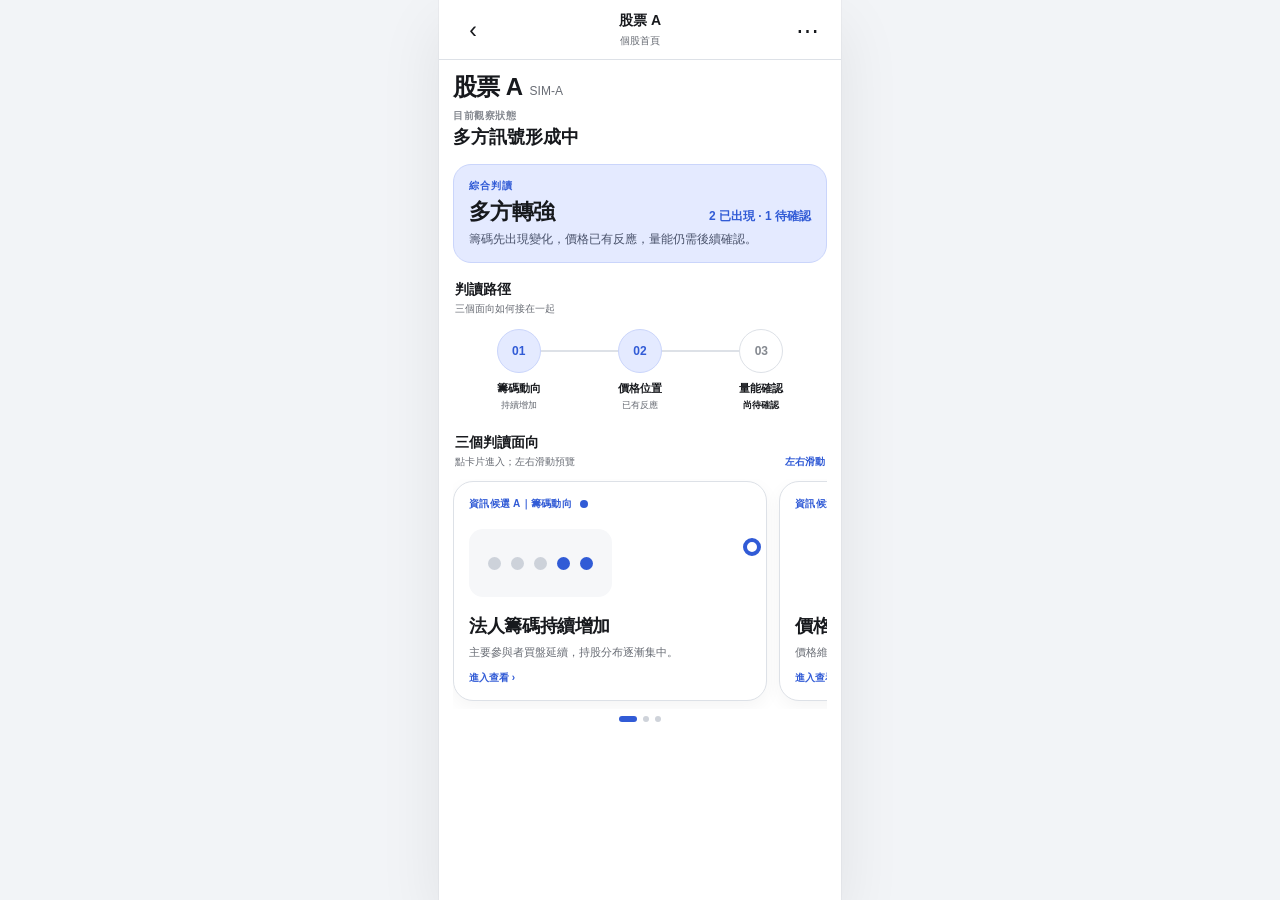
<file: versions/version-neutral-light-v5.html>
<!doctype html>
<html lang="zh-Hant">
<head>
  <meta charset="utf-8">
  <meta name="viewport" content="width=device-width, initial-scale=1, viewport-fit=cover">
  <meta name="color-scheme" content="light">
  <title>股票 A｜V5 Contextual UX Flow</title>
  <link rel="icon" href="../favicon.svg" type="image/svg+xml">
  <link rel="stylesheet" href="../neutral-prototype-v5.css">
</head>
<body data-page-theme="light">
  <div class="app" id="appRoot">
    <header class="topbar">
      <button class="icon-btn" id="backButton" type="button" aria-label="返回版本切換器">‹</button>
      <div class="top-title"><strong>股票 A</strong><span>個股首頁</span></div>
      <button class="icon-btn" id="moreButton" type="button" aria-label="更多選項">⋯</button>
    </header>

    <main id="stockHome">
      <section class="stock-head" aria-label="股票 A 觀察狀態">
        <div>
          <div class="stock-id"><h1>股票 A</h1><span>SIM-A</span></div>
          <div class="observation"><small>目前觀察狀態</small><strong>多方訊號形成中</strong></div>
        </div>
      </section>

      <section class="verdict" aria-label="股票 A 綜合判讀">
        <small>綜合判讀</small>
        <div class="verdict-row"><strong>多方轉強</strong><span class="verdict-count">2 已出現 · 1 待確認</span></div>
        <span class="verdict-note">籌碼先出現變化，價格已有反應，量能仍需後續確認。</span>
      </section>

      <section class="path-section" aria-labelledby="pathTitle">
        <div class="section-head section-head--path">
          <div><strong id="pathTitle">判讀路徑</strong><span>三個面向如何接在一起</span></div>
        </div>
        <ol class="signal-path" aria-label="籌碼、價格、量能的判讀順序">
          <li class="is-confirmed"><span>01</span><b>籌碼動向</b><small>持續增加</small></li>
          <li class="is-confirmed"><span>02</span><b>價格位置</b><small>已有反應</small></li>
          <li class="is-pending"><span>03</span><b>量能確認</b><small>尚待確認</small></li>
        </ol>
      </section>

      <section class="rail-section" aria-labelledby="railTitle">
        <div class="section-head">
          <div><strong id="railTitle">三個判讀面向</strong><span>點卡片進入；左右滑動預覽</span></div>
          <span class="swipe-label" aria-hidden="true">左右滑動</span>
        </div>

        <div class="signal-rail" id="signalRail" role="region" aria-label="三個判讀面向，可左右滑動或使用方向鍵瀏覽；點卡片進入對應頁面">
          <button class="signal-card" type="button" data-rail-index="0" data-reel-target="0">
            <div class="signal-card-head"><span>資訊候選 A｜籌碼動向</span><i></i></div>
            <div class="mini-diagram chip-diagram" aria-hidden="true">
              <span></span><span></span><span></span><span></span><span></span>
            </div>
            <strong>法人籌碼持續增加</strong>
            <p>主要參與者買盤延續，持股分布逐漸集中。</p>
            <span class="card-entry">進入查看 <span aria-hidden="true">›</span></span>
          </button>

          <button class="signal-card" type="button" data-rail-index="1" data-reel-target="1">
            <div class="signal-card-head"><span>資訊候選 B｜價格位置</span><i></i></div>
            <div class="mini-diagram price-diagram" aria-hidden="true"><span></span></div>
            <strong>價格位於短期參考區上方</strong>
            <p>價格維持在近期區間偏上位置，暫未回到整理區。</p>
            <span class="card-entry">進入查看 <span aria-hidden="true">›</span></span>
          </button>

          <button class="signal-card signal-card--pending" type="button" data-rail-index="2" data-reel-target="2">
            <div class="signal-card-head"><span>資訊候選 C｜尚待確認</span><i class="is-pending"></i></div>
            <div class="mini-diagram volume-diagram" aria-hidden="true">
              <span></span><span></span><span></span><span></span><span></span><span></span>
            </div>
            <strong>成交量尚未明顯擴大</strong>
            <p>市場參與程度仍接近常態，這是目前最需要留意的部分。</p>
            <span class="card-entry">查看疑點 <span aria-hidden="true">›</span></span>
          </button>
        </div>

        <div class="rail-dots" aria-hidden="true">
          <span class="is-on"></span><span></span><span></span>
        </div>
      </section>
    </main>
  </div>

  <dialog id="sourceDialog" aria-labelledby="sourceTitle">
    <div class="dialog-head">
      <strong id="sourceTitle">資料說明</strong>
      <button class="dialog-close" type="button" aria-label="關閉">×</button>
    </div>
    <div class="dialog-body">此頁以股票 A 示範一段可替換的判讀故事：籌碼先出現變化、價格已有反應、量能尚待確認。頁面只測試個股首頁到判讀流程的理解，不代表特定公司或交易建議。</div>
  </dialog>

  <script src="../neutral-prototype-v5.js"></script>
</body>
</html>
</file>
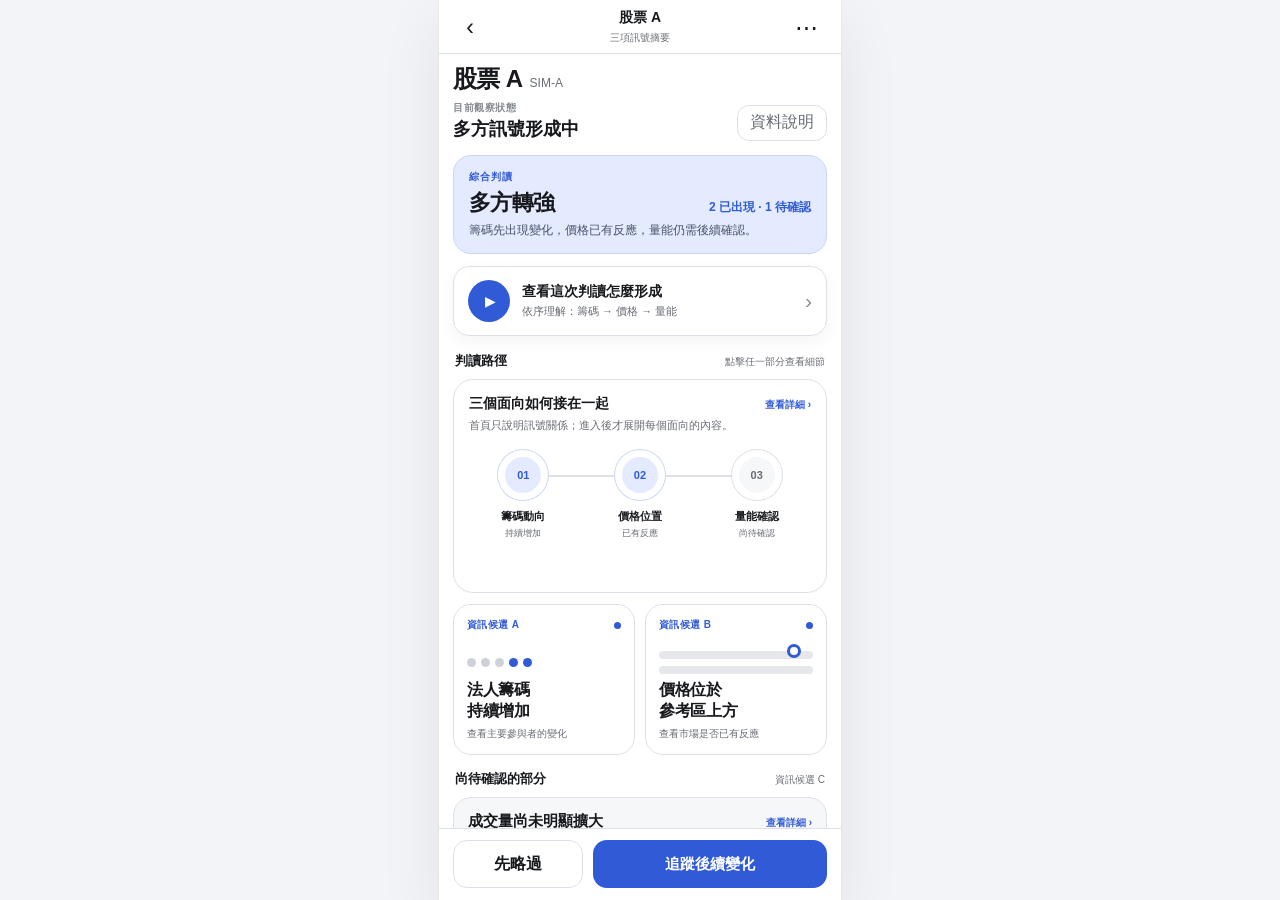
<file: versions/version-neutral-light.html>
<!doctype html>
<html lang="zh-Hant">
<head>
  <meta charset="utf-8">
  <meta name="viewport" content="width=device-width, initial-scale=1, maximum-scale=1, user-scalable=no, viewport-fit=cover">
  <meta name="color-scheme" content="light">
  <title>股票 A｜亮白語意 Demo</title>
  <link rel="icon" href="../favicon.svg" type="image/svg+xml">
  <style>
    :root {
      --page: #f2f4f7;
      --bg: #ffffff;
      --surface: #ffffff;
      --surface-2: #f6f7f9;
      --line: #dde1e7;
      --text: #17191d;
      --muted: #686c74;
      --soft-text: #858990;
      --blue: #315bd6;
      --blue-soft: #e4eaff;
      --ease-out: cubic-bezier(.23,1,.32,1);
    }

    * { box-sizing: border-box; }
    html, body { margin: 0; height: 100%; background: var(--page); }
    body {
      color: var(--text);
      font-family: -apple-system, BlinkMacSystemFont, "PingFang TC", "Noto Sans TC", sans-serif;
      -webkit-font-smoothing: antialiased;
    }
    button { font: inherit; color: inherit; }
    :focus-visible { outline: 3px solid rgba(49,91,214,.38); outline-offset: 2px; }

    .app {
      position: relative;
      width: min(100%, 402px);
      height: 100dvh;
      margin-inline: auto;
      display: flex;
      flex-direction: column;
      overflow: hidden;
      background: var(--bg);
      box-shadow: 0 0 0 1px rgba(23,25,29,.03), 0 24px 60px rgba(23,25,29,.08);
    }

    .topbar {
      flex: 0 0 auto;
      padding: max(8px, env(safe-area-inset-top)) 12px 7px;
      display: grid;
      grid-template-columns: 42px 1fr 42px;
      align-items: center;
      border-bottom: 1px solid var(--line);
      background: rgba(255,255,255,.94);
      backdrop-filter: blur(16px);
    }
    .icon-btn {
      width: 38px;
      height: 38px;
      border: 0;
      border-radius: 12px;
      background: transparent;
      font-size: 23px;
      cursor: pointer;
      transition: transform 140ms var(--ease-out), background-color 160ms ease;
    }
    .icon-btn:active { transform: scale(.92); background: var(--surface-2); }
    .top-title { text-align: center; }
    .top-title strong { display: block; font-size: 14px; }
    .top-title span { color: var(--muted); font-size: 10px; }

    main {
      flex: 1 1 auto;
      overflow-y: auto;
      padding: 13px 14px 20px;
      -webkit-overflow-scrolling: touch;
    }

    .stock-head { display: flex; align-items: flex-end; justify-content: space-between; gap: 12px; }
    .stock-id { display: flex; align-items: baseline; gap: 7px; }
    .stock-id h1 { margin: 0; font-size: 24px; line-height: 1; letter-spacing: -.025em; }
    .stock-id span { color: var(--muted); font-size: 12px; }
    .observation { margin-top: 10px; }
    .observation small { display: block; color: var(--soft-text); font-size: 10px; font-weight: 750; letter-spacing: .06em; }
    .observation strong { display: block; margin-top: 3px; font-size: 18px; line-height: 1.25; }
    .source-btn {
      min-height: 36px;
      padding: 0 12px;
      border: 1px solid var(--line);
      border-radius: 12px;
      color: var(--muted);
      background: var(--surface);
      cursor: pointer;
      transition: transform 140ms var(--ease-out), border-color 160ms ease;
    }
    .source-btn:active { transform: scale(.96); }

    .verdict {
      margin: 14px 0 12px;
      padding: 14px 15px;
      border: 1px solid #cad5fb;
      border-radius: 18px;
      background: var(--blue-soft);
    }
    .verdict small { display: block; margin-bottom: 6px; color: var(--blue); font-size: 10px; font-weight: 900; letter-spacing: .1em; }
    .verdict-row { display: flex; align-items: flex-end; justify-content: space-between; gap: 14px; }
    .verdict strong { font-size: 22px; line-height: 1.2; letter-spacing: -.025em; }
    .verdict-count { color: var(--blue); font-size: 12px; font-weight: 800; white-space: nowrap; }
    .verdict-note { display: block; margin-top: 6px; color: #48516a; font-size: 12px; line-height: 1.45; }

    .reels-entry {
      width: 100%;
      margin: 0 0 16px;
      padding: 13px 14px;
      display: flex;
      align-items: center;
      gap: 12px;
      border: 1px solid var(--line);
      border-radius: 16px;
      background: var(--surface);
      cursor: pointer;
      text-align: left;
      box-shadow: 0 6px 18px rgba(23,25,29,.045);
      transition: transform 150ms var(--ease-out), border-color 160ms ease;
    }
    .reels-entry:active { transform: scale(.985); }
    .reels-entry .play {
      flex: 0 0 auto;
      width: 42px;
      height: 42px;
      display: grid;
      place-items: center;
      border-radius: 999px;
      color: #fff;
      background: var(--blue);
      font-size: 14px;
      padding-left: 2px;
    }
    .reels-entry .label { flex: 1; }
    .reels-entry .label b { display: block; font-size: 14px; font-weight: 850; }
    .reels-entry .label small { display: block; margin-top: 3px; color: var(--muted); font-size: 11px; }
    .reels-entry .chev { color: var(--soft-text); font-size: 20px; }

    .section-head { display: flex; align-items: baseline; justify-content: space-between; margin: 0 2px 9px; }
    .section-head strong { font-size: 13px; }
    .section-head span { color: var(--muted); font-size: 10px; }

    [data-open-reels] { cursor: pointer; }
    .tappable { transition: transform 150ms var(--ease-out), border-color 160ms ease; }
    .tappable:active { transform: scale(.99); }

    .signal-map {
      min-height: 214px;
      padding: 15px;
      border: 1px solid var(--line);
      border-radius: 20px;
      background: var(--surface);
    }
    .map-head { display: flex; align-items: baseline; justify-content: space-between; }
    .map-head strong { font-size: 14px; }
    .map-head span { color: var(--blue); font-size: 10px; font-weight: 800; }
    .map-note { margin: 5px 0 0; color: var(--muted); font-size: 11px; line-height: 1.4; }
    .map-flow { position: relative; margin-top: 16px; display: grid; grid-template-columns: repeat(3, 1fr); gap: 8px; }
    .map-flow::before {
      content: "";
      position: absolute;
      left: 15%;
      right: 15%;
      top: 25px;
      height: 2px;
      background: var(--line);
    }
    .map-node { position: relative; z-index: 1; text-align: center; }
    .map-node .index {
      width: 50px;
      height: 50px;
      margin: 0 auto 9px;
      display: grid;
      place-items: center;
      border: 7px solid var(--surface);
      border-radius: 50%;
      color: var(--blue);
      background: var(--blue-soft);
      box-shadow: 0 0 0 1px #cbd5fb;
      font-size: 11px;
      font-weight: 900;
    }
    .map-node.is-pending .index { color: var(--muted); background: var(--surface-2); box-shadow: 0 0 0 1px var(--line); }
    .map-node b { display: block; font-size: 11px; }
    .map-node small { display: block; margin-top: 3px; color: var(--muted); font-size: 9px; }

    .two-up { margin-top: 11px; display: grid; grid-template-columns: 1fr 1fr; gap: 10px; }
    .signal-card {
      min-height: 142px;
      padding: 13px;
      display: flex;
      flex-direction: column;
      border: 1px solid var(--line);
      border-radius: 18px;
      background: var(--surface);
    }
    .signal-card-head { display: flex; align-items: center; justify-content: space-between; gap: 8px; }
    .signal-card-head span { color: var(--blue); font-size: 10px; font-weight: 850; letter-spacing: .04em; }
    .signal-card-head i { width: 7px; height: 7px; border-radius: 50%; background: var(--blue); }
    .signal-card strong { margin-top: auto; font-size: 16px; line-height: 1.28; letter-spacing: -.02em; }
    .signal-card p { margin: 6px 0 0; color: var(--muted); font-size: 10px; line-height: 1.4; }
    .mini-diagram { height: 36px; margin-top: 12px; display: flex; align-items: center; gap: 5px; }
    .chip-dot { width: 9px; height: 9px; border-radius: 50%; background: #cdd2da; }
    .chip-dot:nth-child(4), .chip-dot:nth-child(5) { background: var(--blue); }
    .price-bands { position: relative; width: 100%; height: 36px; }
    .price-bands::before, .price-bands::after { content: ""; position: absolute; left: 0; right: 0; height: 8px; border-radius: 5px; background: #e5e7eb; }
    .price-bands::before { top: 7px; }
    .price-bands::after { top: 22px; }
    .price-marker { position: absolute; right: 12px; top: 0; width: 14px; height: 14px; border: 3px solid var(--blue); border-radius: 50%; background: var(--surface); }

    .risk-head { margin: 15px 2px 9px; display: flex; align-items: baseline; justify-content: space-between; }
    .risk-head strong { font-size: 13px; }
    .risk-head span { color: var(--muted); font-size: 10px; }
    .risk-card {
      min-height: 176px;
      padding: 14px;
      border: 1px solid var(--line);
      border-radius: 18px;
      background: var(--surface-2);
    }
    .risk-title { display: flex; align-items: baseline; justify-content: space-between; gap: 12px; }
    .risk-title strong { font-size: 15px; }
    .risk-title span { color: var(--blue); font-size: 10px; font-weight: 850; }
    .comparison { margin-top: 13px; display: grid; grid-template-columns: 1fr 28px 1fr; gap: 7px; }
    .comparison-card { min-height: 82px; padding: 10px; border: 1px solid var(--line); border-radius: 13px; background: #fff; }
    .comparison-card b { display: block; color: var(--muted); font-size: 9px; }
    .comparison-card em { display: block; margin-top: 7px; color: var(--text); font-size: 16px; font-style: normal; font-weight: 900; }
    .comparison-card:first-child em { color: var(--blue); }
    .comparison-card small { display: block; margin-top: 4px; color: var(--soft-text); font-size: 9px; }
    .versus { display: grid; place-items: center; color: var(--blue); font-size: 10px; font-weight: 900; }
    .risk-note { margin: 10px 1px 0; color: var(--muted); font-size: 11px; line-height: 1.4; }

    footer {
      flex: 0 0 auto;
      padding: 11px 14px calc(12px + env(safe-area-inset-bottom));
      display: grid;
      grid-template-columns: 1fr 1.8fr;
      gap: 10px;
      border-top: 1px solid var(--line);
      background: rgba(255,255,255,.96);
      backdrop-filter: blur(16px);
    }
    footer button { min-height: 48px; border-radius: 14px; font-weight: 850; cursor: pointer; transition: transform 150ms var(--ease-out); }
    footer button:active { transform: scale(.97); }
    .ghost { border: 1px solid var(--line); background: var(--surface); }
    .primary { border: 0; color: #fff; background: var(--blue); font-size: 15px; }
    .primary[aria-pressed="true"] { color: var(--blue); background: var(--blue-soft); box-shadow: inset 0 0 0 1px #cad5fb; }

    dialog#sourceDialog {
      width: min(calc(100% - 28px), 360px);
      padding: 0;
      border: 1px solid var(--line);
      border-radius: 20px;
      color: var(--text);
      background: #fff;
      box-shadow: 0 28px 80px rgba(23,25,29,.18);
    }
    dialog#sourceDialog::backdrop { background: rgba(23,25,29,.3); backdrop-filter: blur(3px); }
    .dialog-head { padding: 14px 15px; display: flex; align-items: center; justify-content: space-between; border-bottom: 1px solid var(--line); }
    .dialog-head strong { font-size: 15px; }
    .dialog-close { width: 36px; height: 36px; border: 0; border-radius: 10px; color: var(--muted); background: transparent; font-size: 22px; cursor: pointer; }
    .dialog-body { padding: 15px; color: var(--muted); font-size: 12px; line-height: 1.65; }

    @media (prefers-reduced-motion: reduce) {
      *, *::before, *::after { animation-duration: 1ms !important; transition-duration: 1ms !important; }
    }
  </style>
</head>
<body data-page-theme="light">
  <div class="app" id="appRoot">
    <header class="topbar">
      <button class="icon-btn" id="backButton" type="button" aria-label="返回">‹</button>
      <div class="top-title"><strong>股票 A</strong><span>三項訊號摘要</span></div>
      <button class="icon-btn" id="moreButton" type="button" aria-label="更多">⋯</button>
    </header>

    <main>
      <section class="stock-head" aria-label="股票 A 觀察狀態">
        <div>
          <div class="stock-id"><h1>股票 A</h1><span>SIM-A</span></div>
          <div class="observation"><small>目前觀察狀態</small><strong>多方訊號形成中</strong></div>
        </div>
        <button class="source-btn" id="sourceButton" type="button">資料說明</button>
      </section>

      <section class="verdict" aria-label="股票 A 綜合判讀">
        <small>綜合判讀</small>
        <div class="verdict-row"><strong>多方轉強</strong><span class="verdict-count">2 已出現 · 1 待確認</span></div>
        <span class="verdict-note">籌碼先出現變化，價格已有反應，量能仍需後續確認。</span>
      </section>

      <button class="reels-entry" type="button" data-open-reels aria-label="開啟詳細導覽">
        <span class="play">▶</span>
        <span class="label"><b>查看這次判讀怎麼形成</b><small>依序理解：籌碼 → 價格 → 量能</small></span>
        <span class="chev">›</span>
      </button>

      <div class="section-head"><strong>判讀路徑</strong><span>點擊任一部分查看細節</span></div>
      <section class="signal-map tappable" data-open-reels data-reel-target="0" role="button" tabindex="0" aria-label="判讀路徑，點看詳細說明">
        <div class="map-head"><strong>三個面向如何接在一起</strong><span>查看詳細 ›</span></div>
        <p class="map-note">首頁只說明訊號關係；進入後才展開每個面向的內容。</p>
        <div class="map-flow" aria-hidden="true">
          <div class="map-node"><span class="index">01</span><b>籌碼動向</b><small>持續增加</small></div>
          <div class="map-node"><span class="index">02</span><b>價格位置</b><small>已有反應</small></div>
          <div class="map-node is-pending"><span class="index">03</span><b>量能確認</b><small>尚待確認</small></div>
        </div>
      </section>

      <div class="two-up">
        <section class="signal-card tappable" data-open-reels data-reel-target="0" role="button" tabindex="0" aria-label="籌碼動向，點看詳細說明">
          <div class="signal-card-head"><span>資訊候選 A</span><i></i></div>
          <div class="mini-diagram" aria-hidden="true"><span class="chip-dot"></span><span class="chip-dot"></span><span class="chip-dot"></span><span class="chip-dot"></span><span class="chip-dot"></span></div>
          <strong>法人籌碼<br>持續增加</strong>
          <p>查看主要參與者的變化</p>
        </section>

        <section class="signal-card tappable" data-open-reels data-reel-target="1" role="button" tabindex="0" aria-label="價格位置，點看詳細說明">
          <div class="signal-card-head"><span>資訊候選 B</span><i></i></div>
          <div class="mini-diagram price-bands" aria-hidden="true"><span class="price-marker"></span></div>
          <strong>價格位於<br>參考區上方</strong>
          <p>查看市場是否已有反應</p>
        </section>
      </div>

      <div class="risk-head"><strong>尚待確認的部分</strong><span>資訊候選 C</span></div>
      <section class="risk-card tappable" data-open-reels data-reel-target="2" role="button" tabindex="0" aria-label="量能確認，點看詳細說明">
        <div class="risk-title"><strong>成交量尚未明顯擴大</strong><span>查看詳細 ›</span></div>
        <div class="comparison">
          <div class="comparison-card"><b>目前參與程度</b><em>接近常態</em><small>與近期區間相近</small></div>
          <div class="versus">對比</div>
          <div class="comparison-card"><b>確認狀態</b><em>尚待確認</em><small>仍需後續觀察</small></div>
        </div>
        <p class="risk-note">價格已有反應，但市場參與程度仍接近近期常態。</p>
      </section>
    </main>

    <footer>
      <button class="ghost" id="skipButton" type="button">先略過</button>
      <button class="primary" id="trackButton" type="button" aria-pressed="false">追蹤後續變化</button>
    </footer>
  </div>

  <dialog id="sourceDialog" aria-labelledby="sourceTitle">
    <div class="dialog-head"><strong id="sourceTitle">資料說明</strong><button class="dialog-close" type="button" aria-label="關閉">×</button></div>
    <div class="dialog-body">此頁以股票 A 示範一段可替換的判讀故事：籌碼先出現變化、價格已有反應、量能尚待確認。頁面用來測試資訊順序與互動理解，不代表特定公司或交易建議。</div>
  </dialog>

  <script src="../neutral-prototype.js"></script>
</body>
</html>
</file>
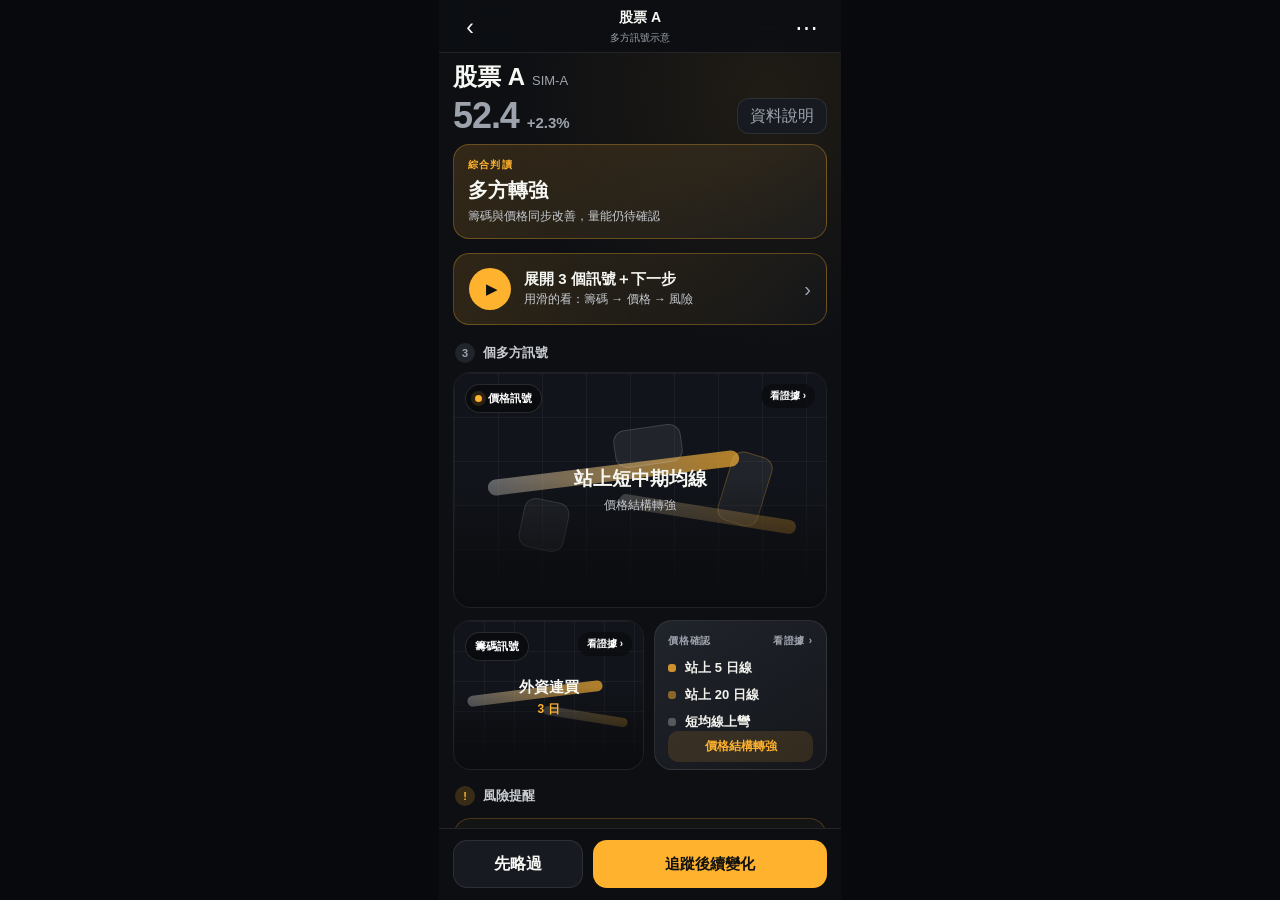
<file: versions/version-neutral.html>
<!doctype html>
<html lang="zh-Hant">
<head>
  <meta charset="utf-8">
  <meta name="viewport" content="width=device-width, initial-scale=1, maximum-scale=1, user-scalable=no, viewport-fit=cover">
  <meta name="color-scheme" content="dark">
  <title>股票 A｜多方轉強示意</title>
  <link rel="icon" href="../favicon.svg" type="image/svg+xml">
  <style>
    :root {
      --bg: #0d0f13;
      --surface: #171a20;
      --surface-2: #20242b;
      --line: rgba(255,255,255,.09);
      --text: #f7f7f3;
      --muted: #9da3ad;
      --amber: #ffb22e;
      --ease-out: cubic-bezier(.23,1,.32,1);
    }
    * { box-sizing: border-box; }
    html, body { margin: 0; height: 100%; background: #08090c; }
    body {
      color: var(--text);
      font-family: -apple-system, BlinkMacSystemFont, "PingFang TC", "Noto Sans TC", sans-serif;
      -webkit-font-smoothing: antialiased;
    }
    button { font: inherit; color: inherit; }
    :focus-visible { outline: 3px solid rgba(255,178,46,.58); outline-offset: 2px; }

    .app {
      position: relative;
      width: min(100%, 402px);
      margin-inline: auto;
      height: 100dvh;
      display: flex;
      flex-direction: column;
      overflow: hidden;
      background:
        radial-gradient(circle at 82% 10%, rgba(255,178,46,.08), transparent 30%),
        var(--bg);
    }
    .topbar {
      flex: 0 0 auto;
      padding: max(8px, env(safe-area-inset-top)) 12px 6px;
      display: grid;
      grid-template-columns: 42px 1fr 42px;
      align-items: center;
      border-bottom: 1px solid var(--line);
      background: rgba(13,15,19,.92);
      backdrop-filter: blur(16px);
    }
    .icon-btn {
      width: 38px; height: 38px;
      border: 0; border-radius: 12px;
      background: transparent; font-size: 23px; cursor: pointer;
      transition: transform 140ms var(--ease-out), background-color 160ms ease;
    }
    .icon-btn:active { transform: scale(.9); background: var(--surface-2); }
    .top-title { text-align: center; }
    .top-title strong { display: block; font-size: 14px; }
    .top-title span { color: var(--muted); font-size: 10px; }

    main {
      flex: 1 1 auto;
      overflow-y: auto;
      -webkit-overflow-scrolling: touch;
      padding: 12px 14px 18px;
    }

    .stock-head { display: flex; align-items: flex-end; justify-content: space-between; gap: 10px; }
    .stock-id { display: flex; align-items: baseline; gap: 7px; }
    .stock-id h1 { margin: 0; font-size: 24px; line-height: 1; }
    .stock-id span { color: var(--muted); font-size: 13px; }
    .price { margin-top: 9px; display: flex; align-items: baseline; gap: 8px; color: var(--muted); }
    .price strong { font-size: 36px; line-height: 1; letter-spacing: -.03em; }
    .price span { font-size: 15px; font-weight: 800; }
    .source-btn {
      min-height: 36px; padding: 0 12px;
      border: 1px solid var(--line); border-radius: 12px;
      color: var(--muted); background: var(--surface); cursor: pointer;
      transition: transform 140ms var(--ease-out), border-color 160ms ease;
    }
    .source-btn:active { transform: scale(.96); }

    .demo-flag {
      width: 252px;
      margin: 12px 0 2px;
      display: inline-flex; align-items: center; justify-content: center; gap: 6px;
      padding: 5px 10px; border-radius: 999px;
      border: 1px solid rgba(255,178,46,.28);
      background: rgba(255,178,46,.10);
      color: var(--amber); font-size: 10.5px; font-weight: 800; letter-spacing: .03em;
    }

    .verdict {
      margin: 10px 0 14px;
      padding: 13px 14px; border-radius: 16px;
      border: 1px solid rgba(255,178,46,.30);
      background: linear-gradient(135deg, rgba(255,178,46,.16), rgba(255,255,255,.035));
    }
    .verdict small { display: block; margin-bottom: 5px; color: var(--amber); font-size: 10px; font-weight: 900; letter-spacing: .12em; }
    .verdict strong { display: block; font-size: 20px; line-height: 1.3; }
    .verdict-note { display: block; margin-top: 5px; color: #c8ccd2; font-size: 12px; line-height: 1.45; }

    .reels-entry {
      width: 100%; margin: 0 0 18px; padding: 14px 15px;
      display: flex; align-items: center; gap: 13px;
      border: 1px solid rgba(255,178,46,.30); border-radius: 16px;
      background: linear-gradient(100deg, rgba(255,178,46,.14), rgba(255,255,255,.025));
      cursor: pointer; text-align: left;
      transition: transform 150ms var(--ease-out);
    }
    .reels-entry:active { transform: scale(.985); }
    .reels-entry .play {
      flex: 0 0 auto; width: 42px; height: 42px;
      display: grid; place-items: center; border-radius: 999px;
      background: var(--amber); color: #111; font-size: 15px; padding-left: 3px;
    }
    .reels-entry .label { flex: 1; }
    .reels-entry .label b { display: block; font-size: 15px; font-weight: 800; }
    .reels-entry .label small { display: block; margin-top: 2px; color: #c8ccd2; font-size: 12px; }
    .reels-entry .chev { flex: 0 0 auto; color: var(--muted); font-size: 20px; }

    .step-head { display: flex; align-items: center; gap: 8px; margin: 0 2px 9px; }
    .step-head .n {
      width: 20px; height: 20px; display: grid; place-items: center; border-radius: 999px;
      background: var(--surface-2); color: var(--muted); font-size: 11px; font-weight: 900;
    }
    .step-head.warn .n { background: rgba(255,178,46,.18); color: var(--amber); }
    .step-head span.t { color: #c8ccd2; font-size: 13px; font-weight: 700; }

    .visual-card {
      position: relative; overflow: hidden;
      border: 1px solid var(--line); border-radius: 18px; background: #0a0b0e;
    }
    .visual-card.tappable { cursor: pointer; }
    .visual-card.tappable:active { transform: scale(.99); transition: transform 150ms var(--ease-out); }
    [data-open-reels] { cursor: pointer; }
    .yesterday.tappable, .fund.tappable { transition: transform 150ms var(--ease-out); }
    .yesterday.tappable:active, .fund.tappable:active { transform: scale(.99); }
    .yesterday .go { color: var(--muted); font-size: 10px; font-weight: 700; }
    .crop { position: absolute; }
    .neutral-visual {
      inset: 0;
      overflow: hidden;
      background:
        linear-gradient(rgba(255,255,255,.045) 1px, transparent 1px),
        linear-gradient(90deg, rgba(255,255,255,.045) 1px, transparent 1px),
        #11141a;
      background-size: 44px 44px;
    }
    .neutral-visual::before,
    .neutral-visual::after {
      content: "";
      position: absolute;
      border-radius: 999px;
      transform-origin: center;
    }
    .neutral-visual::before {
      width: 68%; height: 16px; left: 9%; top: 39%;
      background: linear-gradient(90deg, rgba(255,255,255,.34), rgba(255,178,46,.68));
      transform: rotate(-7deg);
    }
    .neutral-visual::after {
      width: 48%; height: 14px; right: 8%; top: 57%;
      background: linear-gradient(90deg, rgba(255,255,255,.22), rgba(255,178,46,.40));
      transform: rotate(9deg);
    }
    .neutral-block {
      position: absolute;
      border: 1px solid rgba(255,255,255,.14);
      border-radius: 12px;
      background: rgba(255,255,255,.07);
    }
    .neutral-block.one { width: 46px; height: 50px; left: 18%; top: 54%; transform: rotate(12deg); }
    .neutral-block.two { width: 68px; height: 38px; left: 43%; top: 23%; transform: rotate(-8deg); }
    .neutral-block.three { width: 42px; height: 72px; right: 16%; top: 34%; transform: rotate(17deg); border-color: rgba(255,178,46,.25); }
    .shade { position: absolute; inset: 0; background: linear-gradient(180deg, rgba(10,11,14,0) 45%, rgba(10,11,14,.55) 72%, rgba(10,11,14,.97) 100%); }
    .pill {
      position: absolute; z-index: 2; top: 11px; left: 11px;
      display: inline-flex; align-items: center; gap: 6px; padding: 6px 9px;
      border: 1px solid rgba(255,255,255,.12); border-radius: 999px;
      background: rgba(9,10,13,.82); color: #fff; font-size: 11px; font-weight: 800;
    }
    .pill .dot { width: 7px; height: 7px; border-radius: 999px; background: var(--amber); box-shadow: 0 0 0 4px rgba(255,178,46,.13); }
    .tap-hint {
      position: absolute; z-index: 2; right: 11px; top: 11px; padding: 5px 9px;
      border-radius: 999px; background: rgba(9,10,13,.7); color: #fff; font-size: 10px; font-weight: 700;
    }

    .hero { height: 236px; }
    .hero .crop { inset: 0; }
    .hero .cap { position: absolute; z-index: 2; left: 13px; right: 13px; top: 50%; transform: translateY(-50%); text-align: center; }
    .hero .cap strong { display: block; color: var(--text); font-size: 19px; line-height: 1.25; }
    .hero .cap span { display: block; margin-top: 6px; color: #c8ccd2; font-size: 12px; }

    .two-up { margin-top: 12px; display: grid; grid-template-columns: 1.05fr .95fr; gap: 10px; }
    .minute { height: 150px; }
    .minute .crop { inset: 0; }
    .minute .neutral-visual { background-size: 30px 30px; }
    .minute .neutral-visual::before { width: 72%; height: 11px; left: 7%; top: 45%; }
    .minute .neutral-visual::after { width: 45%; height: 9px; top: 61%; }
    .minute .neutral-block { display: none; }
    .minute .cap { position: absolute; z-index: 2; left: 11px; right: 11px; top: 50%; transform: translateY(-42%); display: flex; flex-direction: column; align-items: center; justify-content: center; text-align: center; }
    .minute .cap strong { font-size: 15px; font-weight: 800; }
    .minute .cap span { margin-top: 4px; color: var(--amber); font-size: 12px; font-weight: 800; }

    .yesterday { height: 150px; padding: 13px; border: 1px solid var(--line); border-radius: 18px; background: linear-gradient(145deg,#20242b,#14161b); display: flex; flex-direction: column; }
    .yesterday .k { margin: 0 0 11px; display: flex; align-items: center; justify-content: space-between; color: var(--muted); font-size: 10px; font-weight: 800; letter-spacing: .08em; }
    .sig-list { display: grid; gap: 9px; flex: 1; }
    .sig { display: grid; grid-template-columns: 8px 1fr; align-items: center; gap: 9px; color: #f4f4ef; font-size: 13px; font-weight: 700; }
    .sig i { width: 8px; height: 8px; border-radius: 3px; background: rgba(255,178,46,.78); }
    .sig:nth-child(2) i { background: rgba(255,178,46,.48); }
    .sig:nth-child(3) i { background: rgba(255,255,255,.26); }
    .state { padding: 7px 9px; border-radius: 10px; color: var(--amber); background: rgba(255,178,46,.13); font-size: 12px; font-weight: 900; text-align: center; }

    .fund { height: 188.5px; margin-top: 12px; padding: 14px; border: 1px solid rgba(255,178,46,.22); border-radius: 18px; background: #141414; }
    .fund-title { display: flex; align-items: baseline; justify-content: space-between; gap: 12px; margin-bottom: 12px; }
    .fund-title strong { font-size: 15px; }
    .fund-title span { color: var(--amber); font-size: 11px; font-weight: 800; }
    .div3 { display: grid; grid-template-columns: 1fr 30px 1fr; align-items: stretch; gap: 8px; }
    .money { min-height: 94px; padding: 11px; border-radius: 13px; background: #1c2027; }
    .money b { display: block; margin-bottom: 8px; font-size: 11px; color: #c8ccd2; font-weight: 700; }
    .money em { display: block; font-style: normal; font-size: 23px; font-weight: 900; letter-spacing: -.03em; color: var(--text); }
    .money small { display: block; margin-top: 5px; color: var(--muted); font-size: 10px; line-height: 1.35; }
    .money:first-child em { color: var(--amber); }
    .vs { display: grid; place-items: center; color: var(--amber); font-size: 12px; font-weight: 900; }
    .fund-note { margin: 11px 1px 0; color: var(--muted); font-size: 12px; line-height: 1.5; }

    footer {
      flex: 0 0 auto;
      padding: 11px 14px calc(12px + env(safe-area-inset-bottom));
      display: grid; grid-template-columns: 1fr 1.8fr; gap: 10px;
      border-top: 1px solid var(--line);
      background: rgba(13,15,19,.96); backdrop-filter: blur(16px);
    }
    footer button { min-height: 48px; border-radius: 14px; font-weight: 800; cursor: pointer; transition: transform 150ms var(--ease-out); }
    footer button:active { transform: scale(.97); }
    .ghost { border: 1px solid var(--line); color: var(--text); background: var(--surface); }
    .primary { border: 0; color: #111; background: var(--amber); font-size: 15px; font-weight: 900; }
    .primary[aria-pressed="true"] { color: var(--text); background: var(--surface-2); box-shadow: inset 0 0 0 1px rgba(255,178,46,.45); }

    dialog#sourceDialog {
      width: min(calc(100% - 28px), 360px); padding: 0;
      border: 1px solid var(--line); border-radius: 20px;
      color: var(--text); background: #181b20;
      box-shadow: 0 28px 80px rgba(0,0,0,.58);
    }
    dialog#sourceDialog::backdrop { background: rgba(0,0,0,.7); backdrop-filter: blur(3px); }
    .dialog-head { padding: 14px 15px; display: flex; align-items: center; justify-content: space-between; border-bottom: 1px solid var(--line); }
    .dialog-head strong { font-size: 15px; }
    .dialog-close { width: 36px; height: 36px; border: 0; border-radius: 10px; color: var(--muted); background: transparent; font-size: 22px; cursor: pointer; }
    .dialog-body { padding: 15px; color: #c2c5cb; font-size: 12px; line-height: 1.65; }

    @media (prefers-reduced-motion: reduce) {
      *, *::before, *::after { animation-duration: 1ms !important; transition-duration: 1ms !important; }
    }
  </style>
</head>
<body>
  <div class="app" id="appRoot">
    <header class="topbar">
      <button class="icon-btn" id="backButton" type="button" aria-label="返回">‹</button>
      <div class="top-title"><strong>股票 A</strong><span>多方訊號示意</span></div>
      <button class="icon-btn" id="moreButton" type="button" aria-label="更多">⋯</button>
    </header>

    <main>
      <section class="stock-head" aria-label="股票 A 摘要">
        <div>
          <div class="stock-id"><h1>股票 A</h1><span>SIM-A</span></div>
          <div class="price"><strong>52.4</strong><span>+2.3%</span></div>
        </div>
        <button class="source-btn" id="sourceButton" type="button">資料說明</button>
      </section>

      <section class="verdict" aria-label="股票 A 綜合判讀">
        <small>綜合判讀</small>
        <strong>多方轉強</strong>
        <span class="verdict-note">籌碼與價格同步改善，量能仍待確認</span>
      </section>

      <button class="reels-entry" type="button" data-open-reels aria-label="開啟詳細導覽">
        <span class="play">▶</span>
        <span class="label"><b>展開 3 個訊號＋下一步</b><small>用滑的看：籌碼 → 價格 → 風險</small></span>
        <span class="chev">›</span>
      </button>

      <div class="step-head"><span class="n">3</span><span class="t">個多方訊號</span></div>
      <section class="visual-card hero tappable" data-open-reels data-reel-target="1" role="button" tabindex="0" aria-label="價格訊號，點看詳細說明">
        <div class="crop neutral-visual" aria-hidden="true"><span class="neutral-block one"></span><span class="neutral-block two"></span><span class="neutral-block three"></span></div>
        <div class="shade"></div>
        <div class="pill"><span class="dot"></span>價格訊號</div>
        <div class="tap-hint">看證據 ›</div>
        <div class="cap"><strong>站上短中期均線</strong><span>價格結構轉強</span></div>
      </section>

      <div class="two-up">
        <section class="visual-card minute tappable" data-open-reels data-reel-target="0" role="button" tabindex="0" aria-label="籌碼訊號，點看詳細說明">
          <div class="crop neutral-visual" aria-hidden="true"></div>
          <div class="shade"></div>
          <div class="pill">籌碼訊號</div>
          <div class="tap-hint">看證據 ›</div>
          <div class="cap"><strong>外資連買</strong><span>3 日</span></div>
        </section>
        <section class="yesterday tappable" data-open-reels data-reel-target="1" role="button" tabindex="0" aria-label="價格確認摘要，點看詳細說明">
          <p class="k">價格確認 <span class="go">看證據 ›</span></p>
          <div class="sig-list">
            <div class="sig"><i></i><span>站上 5 日線</span></div>
            <div class="sig"><i></i><span>站上 20 日線</span></div>
            <div class="sig"><i></i><span>短均線上彎</span></div>
          </div>
          <div class="state">價格結構轉強</div>
        </section>
      </div>

      <div class="step-head warn" style="margin-top:16px;"><span class="n">!</span><span class="t">風險提醒</span></div>
      <section class="fund tappable" data-open-reels data-reel-target="2" role="button" tabindex="0" aria-label="量能風險，點看詳細說明">
        <div class="fund-title"><strong>量能尚未確認</strong><span>看證據 ›</span></div>
        <div class="div3">
          <div class="money"><b>今日成交量</b><em>1.1×</em><small>相較 20 日均量</small></div>
          <div class="vs">對比</div>
          <div class="money"><b>確認狀態</b><em>未達</em><small>尚未明顯放大</small></div>
        </div>
        <p class="fund-note">多方訊號出現，但市場參與度仍待確認。</p>
      </section>
    </main>

    <footer>
      <button class="ghost" id="skipButton" type="button">先略過</button>
      <button class="primary" id="trackButton" type="button" aria-pressed="false">追蹤後續變化</button>
    </footer>
  </div>

  <dialog id="sourceDialog" aria-labelledby="sourceTitle">
    <div class="dialog-head"><strong id="sourceTitle">資料說明</strong><button class="dialog-close" type="button" aria-label="關閉">×</button></div>
    <div class="dialog-body">本頁以虛構股票 A 示範「外資連續買超、均線轉強、量能尚未明顯放大」。所有公司、價格與指標數值皆為 sample data，不對應真實市場資料或交易建議。</div>
  </dialog>

  <script src="../neutral-prototype.js"></script>
</body>
</html>
</file>
<file: prototype-host.css>
:root {
  color-scheme: dark;
  --host-bg: #07090d;
  --host-surface: rgba(23, 26, 32, 0.92);
  --host-line: rgba(255, 255, 255, 0.1);
  --host-text: #f7f7f3;
  --host-muted: #9da3ad;
  --host-primary: #ffb22e;
}

* { box-sizing: border-box; }

html,
body {
  margin: 0;
  min-height: 100%;
  background: var(--host-bg);
  color: var(--host-text);
  font-family: -apple-system, BlinkMacSystemFont, "PingFang TC", "Noto Sans TC", sans-serif;
}

button,
a { font: inherit; }

.prototype-host {
  min-height: 100dvh;
  background:
    radial-gradient(circle at 50% 12%, rgba(255, 178, 46, 0.08), transparent 34%),
    var(--host-bg);
}

.prototype-toolbar {
  position: sticky;
  z-index: 10;
  top: 0;
  min-height: 68px;
  padding: calc(10px + env(safe-area-inset-top)) 18px 10px;
  display: grid;
  grid-template-columns: minmax(180px, 1fr) auto minmax(90px, 1fr);
  align-items: center;
  gap: 16px;
  border-bottom: 1px solid var(--host-line);
  background: rgba(7, 9, 13, 0.86);
  backdrop-filter: blur(18px);
}

.prototype-title strong,
.prototype-title span { display: block; }

.prototype-title strong { font-size: 15px; }
.prototype-title span { margin-top: 2px; color: var(--host-muted); font-size: 11px; }

.version-switch {
  padding: 4px;
  display: grid;
  grid-template-columns: repeat(5, minmax(58px, 1fr));
  gap: 4px;
  border: 1px solid var(--host-line);
  border-radius: 14px;
  background: var(--host-surface);
}

.version-switch button {
  min-height: 38px;
  padding: 0 14px;
  border: 0;
  border-radius: 10px;
  color: var(--host-muted);
  background: transparent;
  font-size: 12px;
  font-weight: 800;
  cursor: pointer;
  transition: background-color 160ms ease, color 160ms ease, transform 140ms ease;
}

.version-switch button:active { transform: scale(0.98); }
.version-switch button[aria-pressed="true"] { color: #111; background: var(--host-primary); }
.version-switch button:focus-visible,
.direct-link:focus-visible { outline: 3px solid rgba(82, 168, 255, 0.55); outline-offset: 2px; }

.direct-link {
  justify-self: end;
  color: var(--host-muted);
  font-size: 12px;
  font-weight: 750;
  text-decoration: none;
}

.direct-link:hover { color: var(--host-text); }

.prototype-stage {
  min-height: calc(100dvh - 68px);
  padding: 26px 18px 42px;
  display: grid;
  place-items: start center;
}

.stage-inner {
  display: flex;
  gap: 40px;
  align-items: flex-start;
  justify-content: center;
}

/* 設計註解：預設藏起來（手機／窄螢幕看不到），寬螢幕才顯示 */
.annotations { display: none; }

@media (min-width: 1000px) {
  .annotations {
    display: block;
    width: 340px;
    padding: 22px 22px 24px;
    border: 1px solid var(--host-line);
    border-radius: 20px;
    background: var(--host-surface);
  }
  .anno-head { font-size: 14px; font-weight: 800; color: var(--host-text); }
  .anno-sub { margin: 8px 0 18px; font-size: 12px; line-height: 1.65; color: var(--host-muted); }
  .anno-list { margin: 0; padding: 0; list-style: none; counter-reset: anno; display: grid; gap: 15px; }
  .anno-list li {
    position: relative; padding-left: 34px;
    font-size: 13px; line-height: 1.6; color: #d0d4d9; counter-increment: anno;
  }
  .anno-list li::before {
    content: counter(anno);
    position: absolute; left: 0; top: 1px;
    width: 22px; height: 22px; display: grid; place-items: center;
    border-radius: 999px; background: var(--host-primary); color: #111;
    font-size: 12px; font-weight: 900;
  }
  .anno-list li b { color: var(--host-text); font-weight: 800; }
  .anno-foot {
    margin: 18px 0 0; padding-top: 14px;
    border-top: 1px solid var(--host-line);
    font-size: 11px; line-height: 1.6; color: var(--host-muted);
  }
}

.phone-frame {
  width: 390px;
  height: 884px;
  overflow: hidden;
  border: 1px solid rgba(255, 255, 255, 0.13);
  border-radius: 36px;
  background: #0d0f13;
  box-shadow: 0 30px 90px rgba(0, 0, 0, 0.5);
}

.phone-frame iframe {
  width: 100%;
  height: 100%;
  display: block;
  border: 0;
  background: #0d0f13;
}

.host-toast {
  position: fixed;
  z-index: 20;
  left: 50%;
  bottom: max(20px, env(safe-area-inset-bottom));
  max-width: min(90vw, 360px);
  padding: 10px 14px;
  border: 1px solid var(--host-line);
  border-radius: 12px;
  color: var(--host-text);
  background: rgba(23, 26, 32, 0.96);
  box-shadow: 0 18px 50px rgba(0, 0, 0, 0.36);
  font-size: 12px;
  font-weight: 750;
  text-align: center;
  opacity: 0;
  pointer-events: none;
  transform: translate(-50%, 8px);
  transition: opacity 160ms ease, transform 160ms ease;
}

.host-toast.is-visible { opacity: 1; transform: translate(-50%, 0); }

@media (max-width: 640px) {
  .prototype-toolbar {
    min-height: 88px;
    padding: calc(8px + env(safe-area-inset-top)) 10px 8px;
    grid-template-columns: 1fr auto;
    gap: 8px 10px;
  }

  .prototype-title { min-width: 0; }
  .prototype-title strong { font-size: 13px; }
  .prototype-title span { overflow: hidden; text-overflow: ellipsis; white-space: nowrap; }
  .direct-link { grid-column: 2; grid-row: 1; font-size: 11px; }
  .version-switch {
    grid-column: 1 / -1;
    grid-row: 2;
    width: 100%;
    min-width: 0;
    display: flex;
    overflow-x: auto;
    overflow-y: hidden;
    overscroll-behavior-inline: contain;
    scroll-snap-type: x proximity;
    scroll-padding-inline: 4px;
    scrollbar-width: none;
    -webkit-overflow-scrolling: touch;
  }

  .version-switch::-webkit-scrollbar { display: none; }

  .version-switch button {
    flex: 0 0 auto;
    min-width: 64px;
    min-height: 34px;
    padding-inline: 12px;
    white-space: nowrap;
    scroll-snap-align: center;
  }

  .prototype-stage {
    min-height: calc(100dvh - 88px);
    padding: 0;
    display: block;
  }

  .stage-inner { display: block; width: 100%; }

  .phone-frame {
    width: 100%;
    height: calc(100dvh - 88px);
    border: 0;
    border-radius: 0;
    box-shadow: none;
  }
}

@media (prefers-reduced-motion: reduce) {
  *, *::before, *::after { transition-duration: 1ms !important; }
}
</file>
<file: neutral-prototype-v5.css>
:root {
  --page: #f2f4f7;
  --bg: #ffffff;
  --surface: #ffffff;
  --surface-2: #f6f7f9;
  --line: #dde1e7;
  --text: #17191d;
  --muted: #686c74;
  --soft-text: #858990;
  --blue: #315bd6;
  --blue-soft: #e4eaff;
  --ease-out: cubic-bezier(.23, 1, .32, 1);
}

* { box-sizing: border-box; }

html,
body {
  margin: 0;
  height: 100%;
  background: var(--page);
}

body {
  color: var(--text);
  font-family: -apple-system, BlinkMacSystemFont, "PingFang TC", "Noto Sans TC", sans-serif;
  -webkit-font-smoothing: antialiased;
}

button { font: inherit; color: inherit; }

:focus-visible {
  outline: 3px solid rgba(49, 91, 214, .4);
  outline-offset: 3px;
}

.app {
  position: relative;
  width: min(100%, 402px);
  height: 100dvh;
  margin-inline: auto;
  display: flex;
  flex-direction: column;
  overflow: hidden;
  background: var(--bg);
  box-shadow: 0 0 0 1px rgba(23, 25, 29, .03), 0 24px 60px rgba(23, 25, 29, .08);
}

.topbar {
  flex: 0 0 auto;
  padding: max(8px, env(safe-area-inset-top)) 12px 7px;
  display: grid;
  grid-template-columns: 44px 1fr 44px;
  align-items: center;
  border-bottom: 1px solid var(--line);
  background: rgba(255, 255, 255, .94);
  backdrop-filter: blur(16px);
}

.icon-btn {
  width: 44px;
  height: 44px;
  border: 0;
  border-radius: 12px;
  background: transparent;
  font-size: 23px;
  cursor: pointer;
  transition: transform 140ms var(--ease-out), background-color 160ms ease;
}

.icon-btn:active { transform: scale(.92); background: var(--surface-2); }

.top-title { text-align: center; }
.top-title strong { display: block; font-size: 14px; }
.top-title span { color: var(--muted); font-size: 10px; }

main {
  flex: 1 1 auto;
  overflow-y: auto;
  padding: 15px 14px calc(24px + env(safe-area-inset-bottom));
  -webkit-overflow-scrolling: touch;
  overscroll-behavior-y: contain;
}

.stock-head {
  display: flex;
  align-items: flex-end;
}

.stock-id { display: flex; align-items: baseline; gap: 7px; }
.stock-id h1 { margin: 0; font-size: 24px; line-height: 1; letter-spacing: -.025em; }
.stock-id span { color: var(--muted); font-size: 12px; }
.observation { margin-top: 10px; }
.observation small { display: block; color: var(--soft-text); font-size: 10px; font-weight: 750; letter-spacing: .06em; }
.observation strong { display: block; margin-top: 3px; font-size: 18px; line-height: 1.25; }

.verdict {
  margin: 15px 0 18px;
  padding: 14px 15px;
  border: 1px solid #cad5fb;
  border-radius: 18px;
  background: var(--blue-soft);
}

.verdict > small {
  display: block;
  margin-bottom: 6px;
  color: var(--blue);
  font-size: 10px;
  font-weight: 900;
  letter-spacing: .1em;
}

.verdict-row {
  display: flex;
  align-items: flex-end;
  justify-content: space-between;
  gap: 14px;
}

.verdict strong { font-size: 22px; line-height: 1.2; letter-spacing: -.025em; }
.verdict-count { color: var(--blue); font-size: 12px; font-weight: 800; white-space: nowrap; }
.verdict-note { display: block; margin-top: 6px; color: #48516a; font-size: 12px; line-height: 1.45; }

.path-section { margin-bottom: 22px; }
.rail-section { min-width: 0; }

.section-head {
  margin: 0 2px 10px;
  display: flex;
  align-items: flex-end;
  justify-content: space-between;
  gap: 12px;
}

.section-head strong { display: block; font-size: 14px; }
.section-head div > span { display: block; margin-top: 3px; color: var(--muted); font-size: 10px; }
.swipe-label { color: var(--blue); font-size: 10px; font-weight: 800; white-space: nowrap; }

.section-head--path { margin-bottom: 13px; }

.signal-path {
  position: relative;
  margin: 0;
  padding: 0 5px;
  display: grid;
  grid-template-columns: repeat(3, 1fr);
  list-style: none;
}

.signal-path::before {
  content: "";
  position: absolute;
  top: 21px;
  left: 17%;
  right: 17%;
  height: 2px;
  background: var(--line);
}

.signal-path li {
  position: relative;
  z-index: 1;
  display: flex;
  flex-direction: column;
  align-items: center;
  text-align: center;
}

.signal-path li > span {
  width: 44px;
  height: 44px;
  display: grid;
  place-items: center;
  border: 1px solid var(--line);
  border-radius: 50%;
  color: var(--soft-text);
  background: #fff;
  font-size: 12px;
  font-weight: 900;
}

.signal-path li.is-confirmed > span {
  border-color: #cad5fb;
  color: var(--blue);
  background: var(--blue-soft);
}

.signal-path li b { margin-top: 8px; font-size: 11px; }
.signal-path li small { margin-top: 3px; color: var(--muted); font-size: 9px; }
.signal-path li.is-pending small { color: var(--text); font-weight: 800; }

.signal-rail {
  --rail-gap: 12px;
  --rail-peek: 48px;
  display: flex;
  gap: var(--rail-gap);
  overflow-x: auto;
  padding: 2px 0 8px;
  scroll-snap-type: x mandatory;
  scroll-padding-inline: 0;
  scrollbar-width: none;
  -ms-overflow-style: none;
  overscroll-behavior-inline: contain;
  touch-action: pan-x pan-y;
  cursor: grab;
}

.signal-rail::-webkit-scrollbar { display: none; }
.signal-rail.is-dragging { cursor: grabbing; user-select: none; scroll-snap-type: none; }

.signal-card {
  appearance: none;
  flex: 0 0 calc(100% - var(--rail-gap) - var(--rail-peek));
  min-height: 220px;
  padding: 15px;
  display: flex;
  flex-direction: column;
  scroll-snap-align: start;
  border: 1px solid var(--line);
  border-radius: 20px;
  background: var(--surface);
  box-shadow: 0 6px 18px rgba(23, 25, 29, .045);
  cursor: pointer;
  text-align: left;
  transition: border-color 160ms ease, transform 150ms var(--ease-out);
}

.signal-card:active { transform: scale(.985); }
.signal-card:hover { border-color: #c4cff2; }
.signal-card--pending { border-color: #cfd5df; }

.signal-card-head {
  display: flex;
  align-items: center;
  justify-content: space-between;
  gap: 8px;
}

.signal-card-head span { color: var(--blue); font-size: 10px; font-weight: 850; letter-spacing: .025em; }
.signal-card-head i { flex: 0 0 auto; width: 8px; height: 8px; border-radius: 50%; background: var(--blue); }
.signal-card-head i.is-pending { background: #aeb4bd; }

.signal-card > strong {
  display: block;
  margin-top: auto;
  max-width: 250px;
  font-size: 18px;
  line-height: 1.28;
  letter-spacing: -.02em;
}

.signal-card > p { margin: 7px 0 0; color: var(--muted); font-size: 11px; line-height: 1.45; }

.card-entry {
  margin-top: 10px;
  color: var(--blue);
  font-size: 10px;
  font-weight: 850;
}

.mini-diagram {
  height: 68px;
  margin: 18px 0 14px;
  border-radius: 14px;
  background: var(--surface-2);
}

.chip-diagram { padding: 0 19px; display: flex; align-items: center; gap: 10px; }
.chip-diagram span { width: 13px; height: 13px; border-radius: 50%; background: #cdd2da; }
.chip-diagram span:nth-child(4),
.chip-diagram span:nth-child(5) { background: var(--blue); }

.price-diagram { position: relative; }
.price-diagram::before,
.price-diagram::after {
  content: "";
  position: absolute;
  left: 18px;
  right: 18px;
  height: 10px;
  border-radius: 5px;
  background: #e1e4e8;
}
.price-diagram::before { top: 18px; }
.price-diagram::after { top: 42px; }
.price-diagram span { position: absolute; right: 34px; top: 9px; width: 18px; height: 18px; border: 4px solid var(--blue); border-radius: 50%; background: #fff; }

.volume-diagram { padding: 13px 18px; display: flex; align-items: flex-end; gap: 9px; }
.volume-diagram span { width: 16px; border-radius: 5px 5px 3px 3px; background: #cdd2da; }
.volume-diagram span:nth-child(1) { height: 25px; }
.volume-diagram span:nth-child(2) { height: 34px; }
.volume-diagram span:nth-child(3) { height: 28px; }
.volume-diagram span:nth-child(4) { height: 39px; }
.volume-diagram span:nth-child(5) { height: 31px; }
.volume-diagram span:nth-child(6) { height: 36px; background: var(--blue); }

.rail-dots { height: 20px; display: flex; align-items: center; justify-content: center; gap: 6px; }
.rail-dots span { width: 6px; height: 6px; border-radius: 50%; background: #cfd3da; transition: width 160ms ease, background-color 160ms ease; }
.rail-dots span.is-on { width: 18px; border-radius: 4px; background: var(--blue); }

dialog#sourceDialog,
.v5-dialog {
  width: min(calc(100% - 28px), 360px);
  padding: 0;
  border: 1px solid var(--line);
  border-radius: 20px;
  color: var(--text);
  background: #fff;
  box-shadow: 0 28px 80px rgba(23, 25, 29, .18);
}

dialog#sourceDialog::backdrop,
.v5-dialog::backdrop { background: rgba(23, 25, 29, .3); backdrop-filter: blur(3px); }

.dialog-head {
  padding: 14px 15px;
  display: flex;
  align-items: center;
  justify-content: space-between;
  border-bottom: 1px solid var(--line);
}

.dialog-head strong { font-size: 15px; }
.dialog-close { width: 44px; height: 44px; border: 0; border-radius: 10px; color: var(--muted); background: transparent; font-size: 22px; cursor: pointer; }
.dialog-body { padding: 15px; color: var(--muted); font-size: 12px; line-height: 1.65; }
.dialog-actions { padding: 0 15px 15px; display: grid; gap: 8px; }
.dialog-actions button { min-height: 44px; border: 1px solid var(--line); border-radius: 12px; background: var(--surface-2); font-weight: 800; cursor: pointer; }
.dialog-actions button.is-primary { border-color: var(--blue); color: #fff; background: var(--blue); }

.v5-toast {
  position: fixed;
  z-index: 2147483002;
  left: 50%;
  bottom: calc(22px + env(safe-area-inset-bottom));
  max-width: min(86vw, 330px);
  padding: 10px 14px;
  border: 1px solid var(--line);
  border-radius: 12px;
  color: var(--text);
  background: rgba(255, 255, 255, .97);
  box-shadow: 0 18px 48px rgba(23, 25, 29, .16);
  font-size: 12px;
  font-weight: 750;
  text-align: center;
  opacity: 0;
  pointer-events: none;
  transform: translate(-50%, 8px);
  transition: opacity 160ms ease, transform 160ms ease;
}

.v5-toast.is-visible { opacity: 1; transform: translate(-50%, 0); }

.reels-overlay {
  position: fixed;
  inset: 0;
  z-index: 2147483000;
  color: var(--text);
  background: #fff;
  transform: translateY(100%);
  visibility: hidden;
  transition: transform 420ms var(--ease-out), visibility 0s linear 420ms;
}

.reels-overlay.is-open {
  transform: translateY(0);
  visibility: visible;
  transition-delay: 0s;
}

.reels-top {
  position: absolute;
  z-index: 4;
  top: 0;
  left: 0;
  right: 0;
  min-height: 56px;
  padding: max(8px, env(safe-area-inset-top)) 12px 7px 16px;
  display: flex;
  align-items: center;
  gap: 12px;
  background: linear-gradient(#fff 64%, rgba(255, 255, 255, 0));
}

.reels-progress { flex: 1; }
.reels-progress-label { display: block; margin-bottom: 7px; color: var(--muted); font-size: 10px; font-weight: 750; }
.reels-segs { display: flex; gap: 6px; }
.reels-seg { flex: 1; height: 3px; border-radius: 2px; background: var(--line); transition: background-color 180ms ease; }
.reels-seg.is-on { background: var(--blue); }

.reels-close {
  flex: 0 0 auto;
  width: 44px;
  height: 44px;
  border: 0;
  border-radius: 50%;
  display: grid;
  place-items: center;
  color: var(--text);
  background: var(--surface-2);
  font-size: 18px;
  cursor: pointer;
}

.reels-scroll {
  position: absolute;
  inset: 0;
  overflow-y: auto;
  scroll-snap-type: y mandatory;
  scrollbar-width: none;
  -ms-overflow-style: none;
  -webkit-overflow-scrolling: touch;
  overscroll-behavior-y: contain;
  touch-action: pan-y;
}

.reels-scroll::-webkit-scrollbar { display: none; }

.reel {
  position: relative;
  height: 100dvh;
  overflow: hidden;
  scroll-snap-align: start;
  scroll-snap-stop: always;
  background: #fff;
}

.reel-body {
  position: absolute;
  inset: max(66px, calc(env(safe-area-inset-top) + 58px)) 20px calc(24px + env(safe-area-inset-bottom));
  display: flex;
  flex-direction: column;
  align-items: center;
  justify-content: center;
  text-align: center;
}

.reel-kicker {
  display: inline-flex;
  align-items: center;
  gap: 8px;
  color: var(--blue);
  font-size: 12px;
  font-weight: 850;
  letter-spacing: .06em;
}

.reel-kicker::before { content: ""; width: 6px; height: 6px; border-radius: 50%; background: currentColor; }

.reel-media {
  position: relative;
  width: 100%;
  height: min(260px, 32vh);
  margin-top: 16px;
  overflow: hidden;
  border: 1px solid var(--line);
  border-radius: 24px;
  background: #fafbfc;
}

.reel-media svg { display: block; width: 100%; height: 100%; }
.reel-media text { font-family: -apple-system, BlinkMacSystemFont, "PingFang TC", "Noto Sans TC", sans-serif; }

.reel-head {
  display: block;
  margin-top: 18px;
  color: var(--text);
  font-size: clamp(23px, 7vw, 28px);
  font-weight: 900;
  line-height: 1.22;
  letter-spacing: -.035em;
}

.reel-desc { max-width: 340px; margin: 9px auto 0; color: var(--muted); font-size: 14px; line-height: 1.52; }

.reel-money-row {
  width: 100%;
  display: grid;
  grid-template-columns: 1fr 30px 1fr;
  gap: 7px;
  margin-top: 14px;
  text-align: left;
}

.reel-money { padding: 10px; border: 1px solid #e3e6eb; border-radius: 13px; background: var(--surface-2); }
.reel-money b { display: block; margin-bottom: 6px; color: var(--muted); font-size: 9px; font-weight: 750; }
.reel-money em { display: block; color: var(--text); font-size: 16px; font-style: normal; font-weight: 900; }
.reel-money small { display: block; margin-top: 4px; color: var(--soft-text); font-size: 9px; line-height: 1.35; }
.reel-money:first-child em { color: var(--blue); }
.reel-vs { display: grid; place-items: center; color: var(--blue); font-size: 10px; font-weight: 900; }

.decision-buttons button,
.decision-exits button,
.decision-result button {
  min-height: 48px;
  border-radius: 14px;
  font-weight: 850;
  cursor: pointer;
}

.reel--last .reel-body {
  inset: max(72px, calc(env(safe-area-inset-top) + 62px)) 20px calc(24px + env(safe-area-inset-bottom));
}

.reel--last .reel-head { margin-top: 14px; }

.decision-panel { width: min(100%, 350px); margin-top: 20px; }
.decision-gesture-hints {
  margin-bottom: 9px;
  display: flex;
  justify-content: space-between;
  gap: 10px;
  color: var(--muted);
  font-size: 10px;
  font-weight: 750;
}
.decision-gesture-hints span:last-child { color: var(--blue); }
.decision-buttons { display: grid; grid-template-columns: 1fr 1.35fr; gap: 10px; }
.decision-skip { border: 1px solid var(--line); background: #fff; }
.decision-track { border: 0; color: #fff; background: var(--blue); }
.decision-track[aria-pressed="true"] { color: var(--blue); background: var(--blue-soft); box-shadow: inset 0 0 0 1px #cad5fb; }

.decision-result {
  padding: 14px;
  border: 1px solid #cad5fb;
  border-radius: 17px;
  background: var(--blue-soft);
  text-align: left;
}

.decision-buttons[hidden],
.decision-result[hidden],
.decision-exits[hidden] { display: none; }
.decision-result-row { display: flex; align-items: center; justify-content: space-between; gap: 12px; }
.decision-result strong { color: var(--blue); font-size: 15px; }
.decision-result button { min-height: 44px; padding: 0 14px; border: 1px solid #b9c7f8; color: var(--blue); background: #fff; }
.decision-result p { margin: 7px 0 0; color: #48516a; font-size: 11px; line-height: 1.45; }
.decision-exits { margin-top: 11px; display: grid; grid-template-columns: 1fr 1.35fr; gap: 10px; }
.decision-home { border: 1px solid var(--line); background: #fff; }
.decision-next-stock { border: 0; color: #fff; background: var(--blue); }

.sr-only {
  position: absolute;
  width: 1px;
  height: 1px;
  padding: 0;
  margin: -1px;
  overflow: hidden;
  clip: rect(0, 0, 0, 0);
  white-space: nowrap;
  border: 0;
}

@media (min-width: 460px) {
  .reels-overlay { width: 402px; left: 50%; transform: translateX(-50%) translateY(100%); }
  .reels-overlay.is-open { transform: translateX(-50%) translateY(0); }
}

@media (max-height: 760px) {
  .reel-media { height: 210px; margin-top: 12px; }
  .reel-head { margin-top: 13px; font-size: 23px; }
  .reel-desc { margin-top: 6px; font-size: 12px; }
  .reel-money-row { margin-top: 9px; }
}

@media (prefers-reduced-motion: reduce) {
  *,
  *::before,
  *::after {
    scroll-behavior: auto !important;
    animation-duration: 1ms !important;
    transition-duration: 1ms !important;
  }
}
</file>
